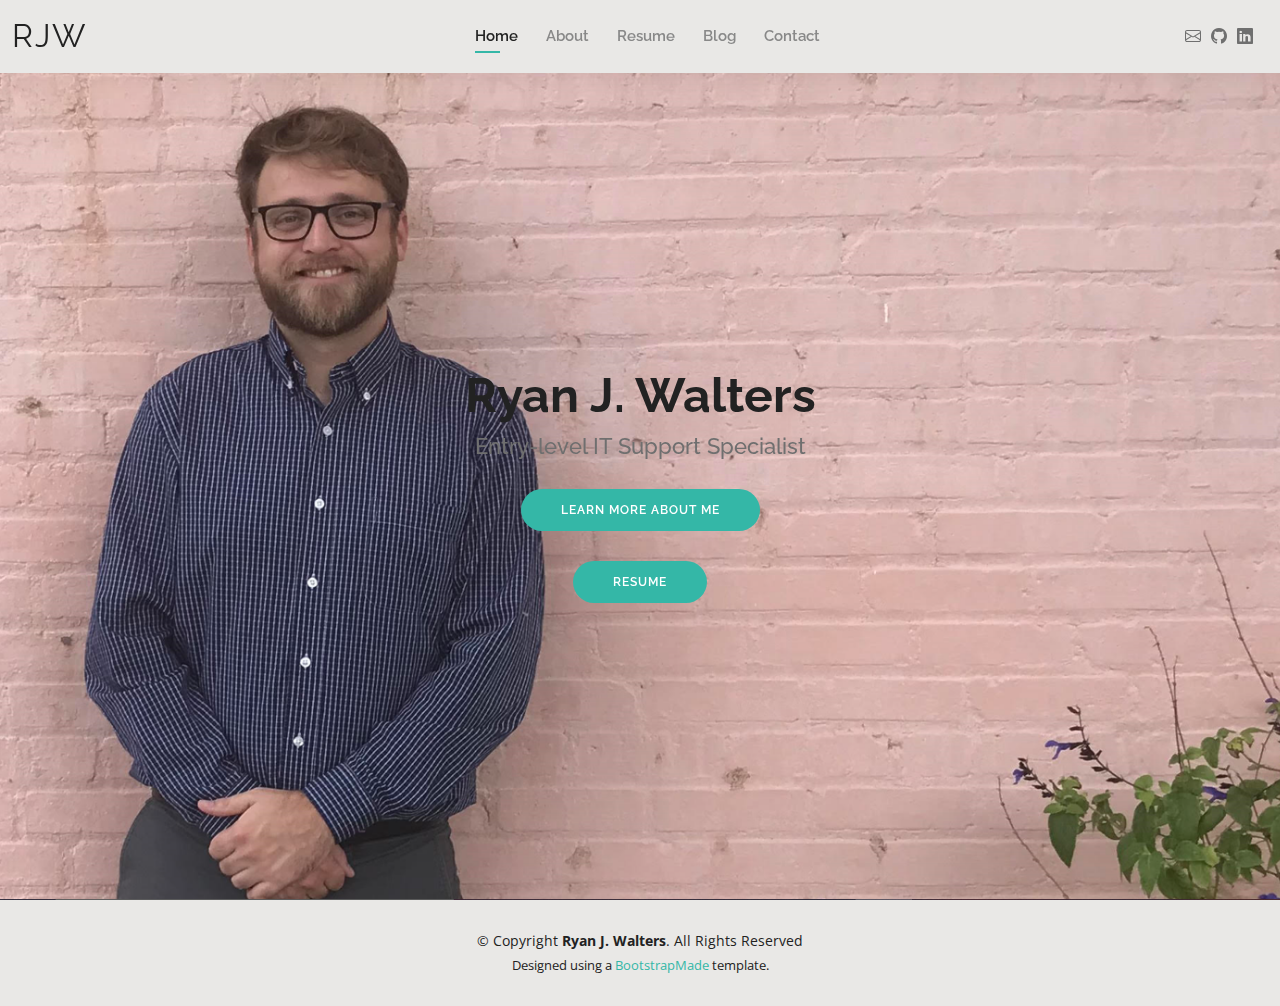
<file: index.html>
<!DOCTYPE html>
<html lang="en">

<head>
  <meta charset="utf-8">
  <meta content="width=device-width, initial-scale=1.0" name="viewport">

  <title>Ryan J. Walters - IT Support Specialist</title>
  <meta content="" name="description">
  <meta content="" name="keywords">

  <!-- Favicons -->
  <link href="assets/img/favicon-r.png" rel="icon">
  <link href="assets/img/apple-touch-icon-r.png" rel="apple-touch-icon">

  <!-- Google Fonts -->
  <link href="https://fonts.googleapis.com/css?family=Open+Sans:300,300i,400,400i,600,600i,700,700i|Raleway:300,300i,400,400i,500,500i,600,600i,700,700i|Poppins:300,300i,400,400i,500,500i,600,600i,700,700i" rel="stylesheet">

  <!-- Vendor CSS Files -->
  <link href="assets/vendor/aos/aos.css" rel="stylesheet">
  <link href="assets/vendor/bootstrap/css/bootstrap.min.css" rel="stylesheet">
  <link href="assets/vendor/bootstrap-icons/bootstrap-icons.css" rel="stylesheet">
  <link href="assets/vendor/boxicons/css/boxicons.min.css" rel="stylesheet">
  <link href="assets/vendor/glightbox/css/glightbox.min.css" rel="stylesheet">
  <link href="assets/vendor/swiper/swiper-bundle.min.css" rel="stylesheet">

  <!-- Main CSS File -->
  <link href="assets/css/style.css" rel="stylesheet">

</head>

<body>

  <!-- ======= Header ======= -->
  <header id="header" class="fixed-top">
    <div class="container-fluid d-flex justify-content-between align-items-center">

      <h1 class="logo me-auto me-lg-0"><a href="index.html">RJW</a></h1>

      <nav id="navbar" class="navbar order-last order-lg-0">
        <ul>
          <li><a class="active" href="index.html">Home</a></li>
          <li><a href="about.html">About</a></li>
          <li><a href="resume.html">Resume</a></li>
          <li><a href="blog.html">Blog</a></li>
          <li><a href="contact.html">Contact</a></li>
        </ul>
        <i class="bi bi-list mobile-nav-toggle"></i>
      </nav><!-- .navbar -->

      <div class="header-social-links">
        <a href="mailto:ryanwalters.it@gmail.com" target="_blank" class=""><i class="bi bi-envelope"></i></a>
        <a href="https://github.com/RyanWaltersDev/Ryan-Website" target="blank" class="github"><i class="bi bi-github"></i></a>
        <a href="https://www.linkedin.com/in/ryanjwaltersit/" class="linkedin" target="_blank"><i class="bi bi-linkedin"></i></i></a>
      </div>

    </div>

  </header><!-- End Header -->

  <!-- ======= Hero Section ======= -->
  <section id="hero" class="d-flex align-items-center">
    <div class="container d-flex flex-column align-items-center" data-aos="zoom-in" data-aos-delay="100">
      <h1>Ryan J. Walters</h1>
      <h2>Entry-level IT Support Specialist </h2>
      <a href="about.html" class="btn-about">Learn More About Me</a>
      <a href="resume.html" class="btn-about">Resume</a>
    </div>
  </section><!-- End Hero -->

  <!-- ======= Footer ======= -->
  <footer id="footer">
    <div class="container">
      <div class="copyright">
        &copy; Copyright <strong><span>Ryan J. Walters</span></strong>. All Rights Reserved
      </div>
      <div class="credits">
        Designed using a <a href="https://bootstrapmade.com/">BootstrapMade </a> template.
      </div>
    </div>
  </footer><!-- End  Footer -->

  <div id="preloader"></div>
  <a href="#" class="back-to-top d-flex align-items-center justify-content-center"><i class="bi bi-arrow-up-short"></i></a>

  <!-- Vendor JS Files -->
  <script src="assets/vendor/purecounter/purecounter_vanilla.js"></script>
  <script src="assets/vendor/aos/aos.js"></script>
  <script src="assets/vendor/bootstrap/js/bootstrap.bundle.min.js"></script>
  <script src="assets/vendor/glightbox/js/glightbox.min.js"></script>
  <script src="assets/vendor/isotope-layout/isotope.pkgd.min.js"></script>
  <script src="assets/vendor/swiper/swiper-bundle.min.js"></script>
  <script src="assets/vendor/waypoints/noframework.waypoints.js"></script>
  <script src="assets/vendor/php-email-form/validate.js"></script>

  <!-- Main JS File -->
  <script src="assets/js/main.js"></script>

</body>

</html>
</file>
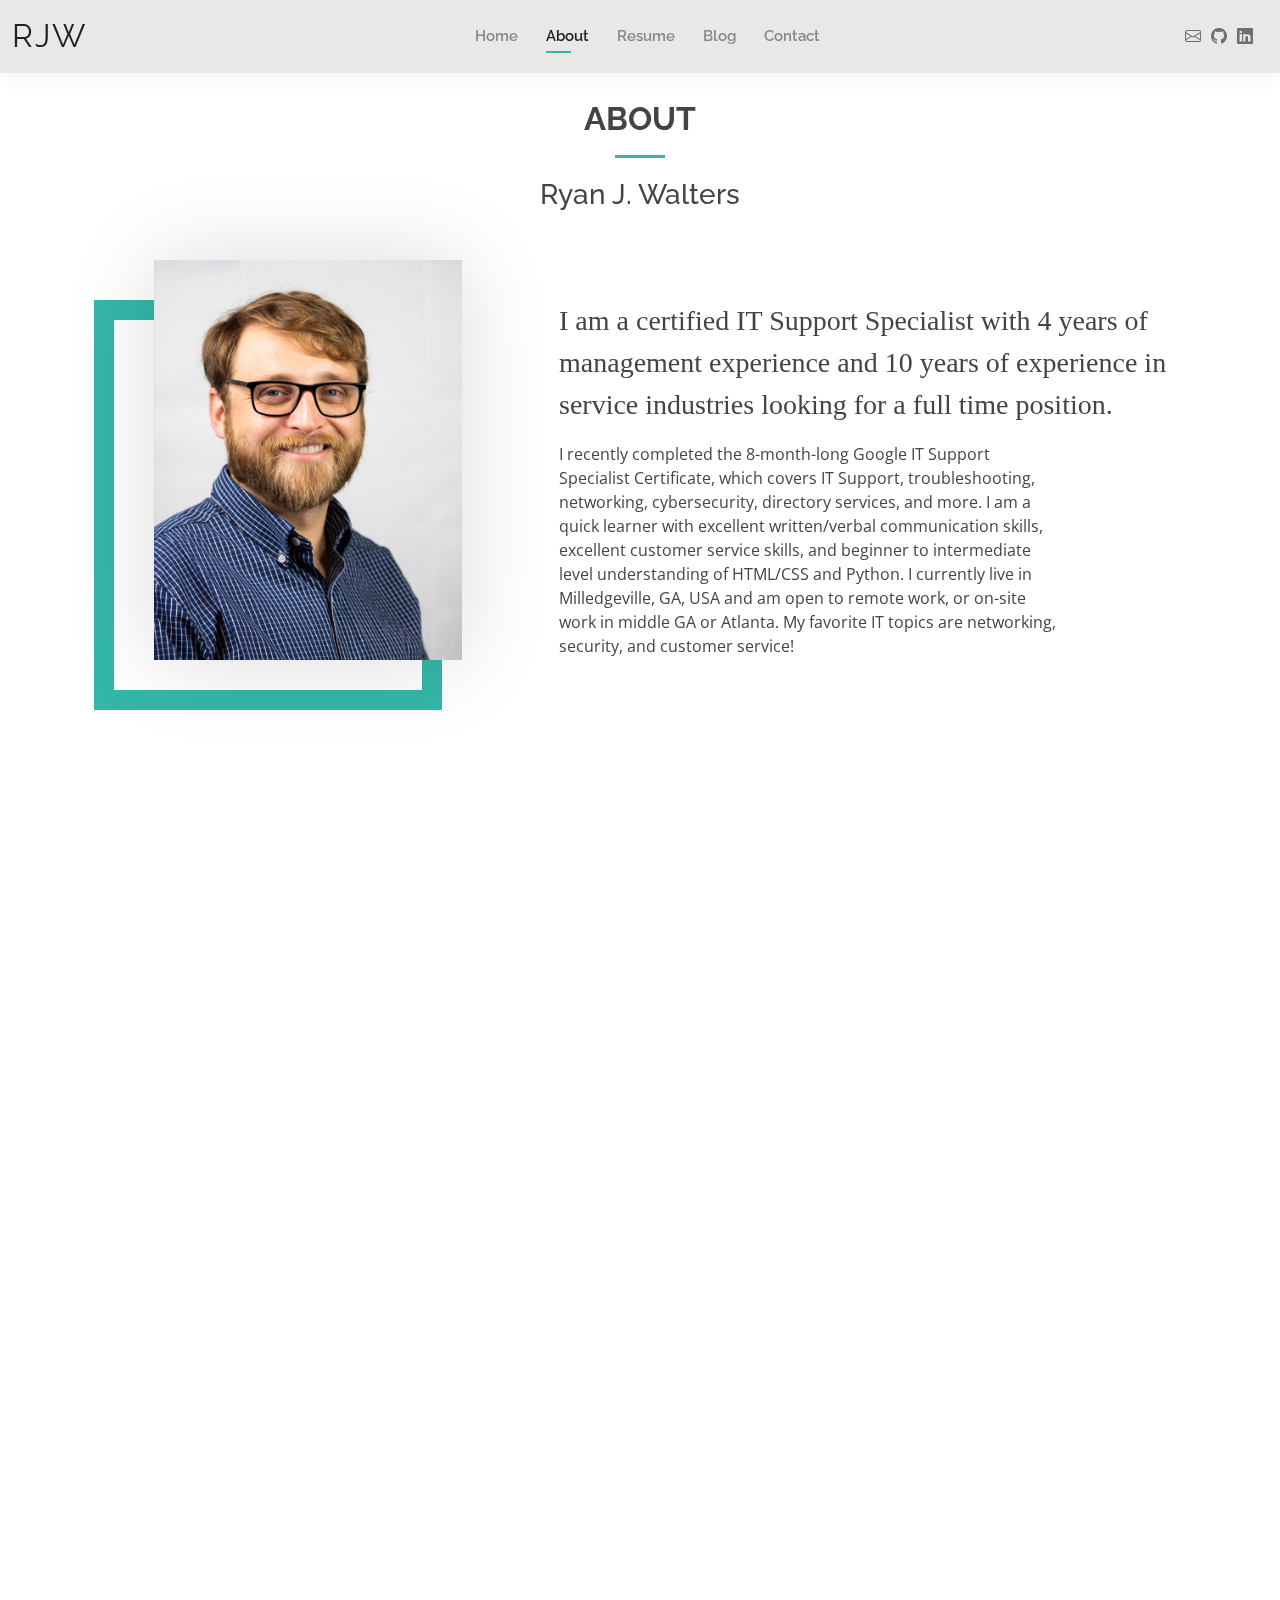
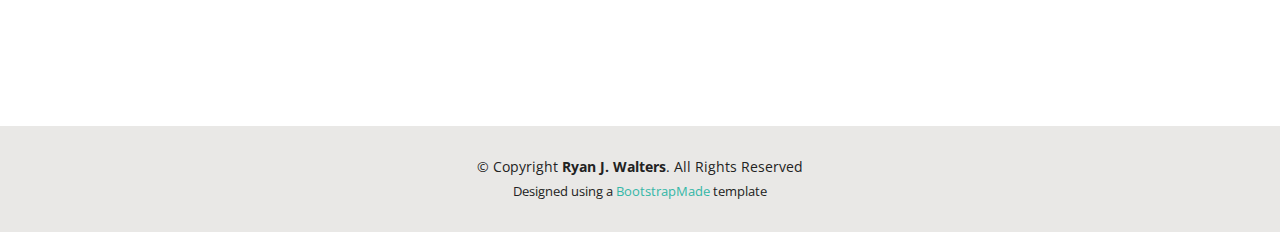
<file: about.html>
<!DOCTYPE html>
<html lang="en">

<head>
  <meta charset="utf-8">
  <meta content="width=device-width, initial-scale=1.0" name="viewport">

  <title>About - Ryan J. Walters</title>
  <meta content="" name="description">
  <meta content="" name="keywords">

  <!-- Favicons -->
  <link href="assets/img/favicon-r.png" rel="icon">
  <link href="assets/img/apple-touch-icon-r.png" rel="apple-touch-icon">

  <!-- Google Fonts -->
  <link href="https://fonts.googleapis.com/css?family=Open+Sans:300,300i,400,400i,600,600i,700,700i|Raleway:300,300i,400,400i,500,500i,600,600i,700,700i|Poppins:300,300i,400,400i,500,500i,600,600i,700,700i" rel="stylesheet">

  <!-- Vendor CSS Files -->
  <link href="assets/vendor/aos/aos.css" rel="stylesheet">
  <link href="assets/vendor/bootstrap/css/bootstrap.min.css" rel="stylesheet">
  <link href="assets/vendor/bootstrap-icons/bootstrap-icons.css" rel="stylesheet">
  <link href="assets/vendor/boxicons/css/boxicons.min.css" rel="stylesheet">
  <link href="assets/vendor/glightbox/css/glightbox.min.css" rel="stylesheet">
  <link href="assets/vendor/swiper/swiper-bundle.min.css" rel="stylesheet">

  <!-- Main CSS File -->
  <link href="assets/css/style.css" rel="stylesheet">

</head>

<body>

  <!-- ======= Header ======= -->
  <header id="header" class="fixed-top">
    <div class="container-fluid d-flex justify-content-between align-items-center">

      <h1 class="logo me-auto me-lg-0"><a href="index.html">RJW</a></h1>

      <nav id="navbar" class="navbar order-last order-lg-0">
        <ul>
          <li><a href="index.html">Home</a></li>
          <li><a class="active" href="about.html">About</a></li>
          <li><a href="resume.html">Resume</a></li>
          <li><a href="blog.html">Blog</a></li>
          <li><a href="contact.html">Contact</a></li>
        </ul>
        <i class="bi bi-list mobile-nav-toggle"></i>
      </nav><!-- .navbar -->

      <div class="header-social-links">
        <a href="mailto:ryanwalters.it@gmail.com" target="_blank" class=""><i class="bi bi-envelope"></i></a>
        <a href="https://github.com/RyanWaltersDev/Ryan-Website" target="blank" class="github"><i class="bi bi-github"></i></a>
        <a href="https://www.linkedin.com/in/ryanjwaltersit/" class="linkedin" target="_blank"><i class="bi bi-linkedin"></i></i></a>
      </div>

    </div>

  </header><!-- End Header -->

  <main id="main">

    <!-- ======= About Section ======= -->
    <section id="about" class="about" style="padding-top: 50px;">
      <div class="container" data-aos="fade-in">

        <div class="section-title">
          <h2>About</h2>
            <h3>Ryan J. Walters</h3>
        </div>

        <div class="row">

              <div id="about" class="paddsection">
                <div class="container">
                  <div class="row justify-content-between">
          
                    <div class="col-lg-4 ">
                      <div class="div-img-bg">
                        <div class="about-img">
                          <img src="assets/img/screenshot.png">
                        </div>
                      </div>
                    </div>
          
                    <div class="col-lg-7">
                      <div class="about-descr">
          
                        <p class="p-heading">I am a certified IT Support Specialist with 4 years of management experience and 10 years of experience in service industries looking for a full time position.</p>
                        <p class="separator">I recently completed the 8-month-long Google IT Support Specialist Certificate, which covers IT Support, troubleshooting, networking, cybersecurity, directory services, and more. I am a quick learner with excellent written/verbal communication skills, excellent customer service skills, and beginner to intermediate level understanding of HTML/CSS and Python. I currently live in Milledgeville, GA, USA and am open to remote work, or on-site work in middle GA or Atlanta. My favorite IT topics are networking, security, and customer service!</p>
          
                      </div>
          
                    </div>
                  </div>
                </div>
              </div><!-- End About Section -->
            </div>
          </div>
          <div class="container" data-aos="fade-up">

            <div class="section-title">
              <h2>My Story</h2>
            </div>
            <p>
              My journey to Information Technology did not a follow a clear or direct path. I got my Bachelor's degree in Philosophy at Mercer University and wrote my thesis on medieval philosophy. After a few years in the music industry, I started waiting tables, which quickly turned into a fruitful management position. <br><br>
              
              With years of experience in both restaurant management and the music industry, customer service and satisfaction now come naturally to me. It's never a matter of whether the customer is always right, but which solution is right for the customer. <br><br>

              I believe that this mentality coupled with my affinity for creative problem solving will make me a great addition to any IT team. When managing a restaurant, there is often nobody else to turn to. You are the final safeguard when something goes wrong. Being put in this position many times I learned some valuable lessons, but most notably this: the solution is not always what you first expect, but there is always a solution. <br><br>

              This is something I applied to my own life when I started learning Python during the COVID-19 lock down, encouraged by a close friend in the tech industry. I would sit at the bar and take curbside orders because our dine in was closed, all the while printing my first "hello world!" into the Linux console my friend and I had dual booted on my laptop. <br><br>

              That was over two years ago now, and keeping a restaurant afloat through a pandemic has kept me seriously busy. While leading the restaurant from the worst months in its history to its best, I made sure to continue my studies on the side with the goal of one day starting my career in tech. <br><br>

              Late 2021, after lots of introspection and a bit of research, I learned about the CompTIA A+ Certificate and the Google IT Support Certificate. Always messing with and fixing the computers at the restaurant, and always being my family's resident IT department (as I'm sure every person in the industry can relate to), it seemed absurd that I had not considered the option of being an IT professional before. <br><br>

              Not to mention, with my vast experience setting up audio equipment and computers for live shows and music studios, the move to IT began to make a lot of sense. Once again, that valuable lesson came into play. The solution is not always what you first expect. As soon as I made this decision, I began studying for both certificates. Currently, I am certified through the Google IT Support certificate program, with which I hope to secure an entry level position as I continue working towards the A+ certificate. <br><br>

              The restaurant I have managed since 2018, Metropolis Cafe, will always have a spceial place in my heart, and will forever remain an important chapter in my personal history. While part of me will greatly miss my customers and friends in the restaurant industry, the lessons I have learned will always stay with me as I begin my career in Information Technology.  <br><br>

              Thanks for taking the time getting to know me! If you'd like to know more about me or think I might be a good fit for your IT team, check out the <a href="resume.html">resume page on my website</a>, and please feel free to <a href="mailto:ryanwalters.it@gmail.com" target="_blank" rel="noopener noreferrer">send me an email!</a> Otherwise, I'd still love to connect with you on <a href="https://www.linkedin.com/in/ryanjwaltersit/" target="_blank" rel="noopener noreferrer">LinkedIn</a>!
            </p>
          </div>
        </div>

      </div>
    </section><!-- End About Section -->

  </main><!-- End #main -->

  <!-- ======= Footer ======= -->
  <footer id="footer">
    <div class="container">
      <div class="copyright">
        &copy; Copyright <strong><span>Ryan J. Walters</span></strong>. All Rights Reserved
      </div>
      <div class="credits">
        Designed using a <a href="https://bootstrapmade.com/">BootstrapMade</a> template
      </div>
    </div>
  </footer><!-- End  Footer -->

  <div id="preloader"></div>
  <a href="#" class="back-to-top d-flex align-items-center justify-content-center"><i class="bi bi-arrow-up-short"></i></a>

  <!-- Vendor JS Files -->
  <script src="assets/vendor/purecounter/purecounter_vanilla.js"></script>
  <script src="assets/vendor/aos/aos.js"></script>
  <script src="assets/vendor/bootstrap/js/bootstrap.bundle.min.js"></script>
  <script src="assets/vendor/glightbox/js/glightbox.min.js"></script>
  <script src="assets/vendor/isotope-layout/isotope.pkgd.min.js"></script>
  <script src="assets/vendor/swiper/swiper-bundle.min.js"></script>
  <script src="assets/vendor/waypoints/noframework.waypoints.js"></script>
  <script src="assets/vendor/php-email-form/validate.js"></script>

  <!-- Main JS File -->
  <script src="assets/js/main.js"></script>

</body>

</html>
</file>
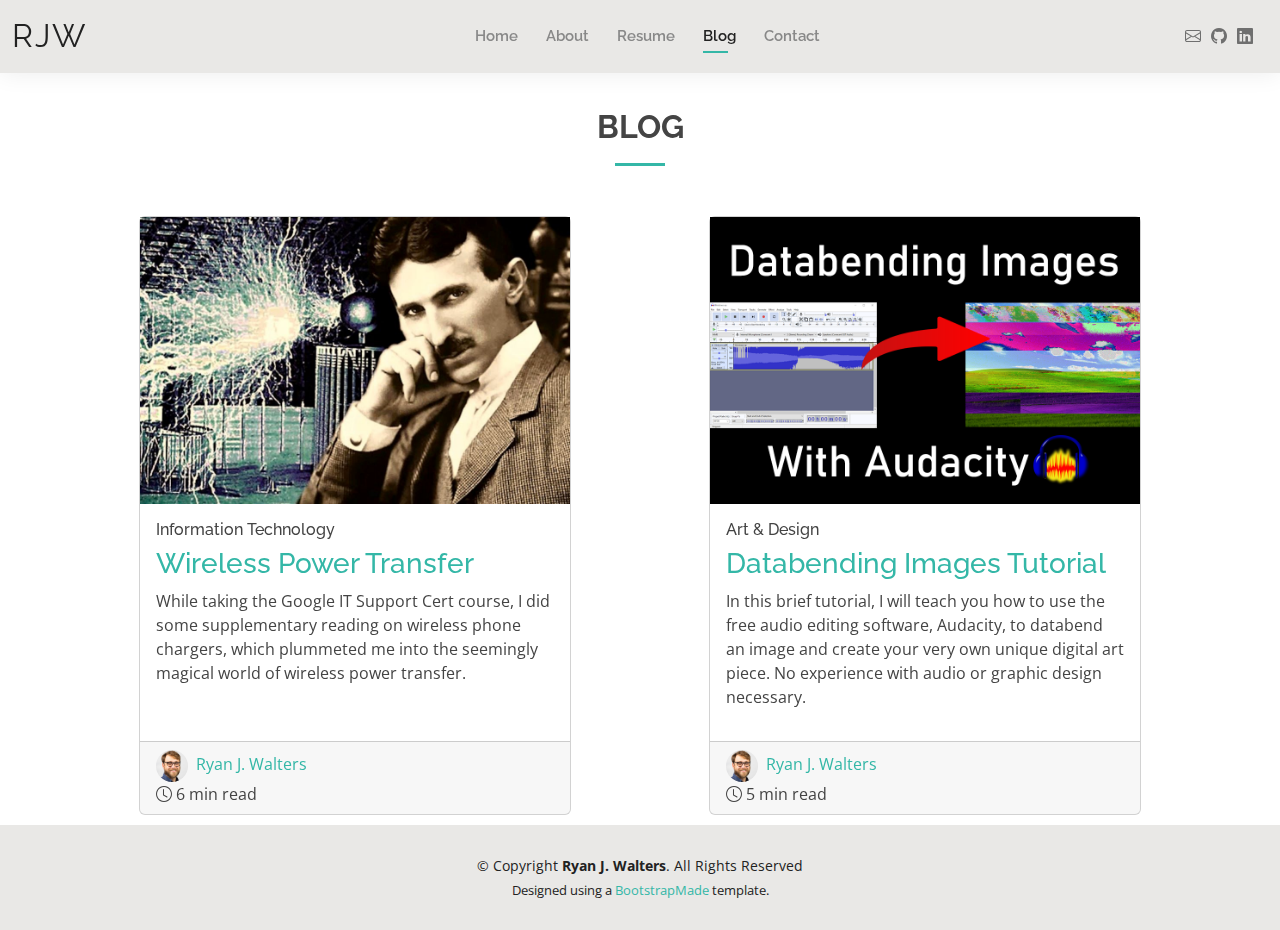
<file: blog.html>
<!DOCTYPE html>
<html lang="en">

<head>
  <meta charset="utf-8">
  <meta content="width=device-width, initial-scale=1.0" name="viewport">

  <title>Blog - Ryan J. Walters</title>
  <meta content="" name="description">
  <meta content="" name="keywords">

  <!-- Favicons -->
  <link href="assets/img/favicon-r.png" rel="icon">
  <link href="assets/img/apple-touch-icon-r.png" rel="apple-touch-icon">

  <!-- Google Fonts -->
  <link href="https://fonts.googleapis.com/css?family=Open+Sans:300,300i,400,400i,600,600i,700,700i|Raleway:300,300i,400,400i,500,500i,600,600i,700,700i|Poppins:300,300i,400,400i,500,500i,600,600i,700,700i" rel="stylesheet">

  <!-- Vendor CSS Files -->
  <link href="assets/vendor/aos/aos.css" rel="stylesheet">
  <link href="assets/vendor/bootstrap/css/bootstrap.min.css" rel="stylesheet">
  <link href="assets/vendor/bootstrap-icons/bootstrap-icons.css" rel="stylesheet">
  <link href="assets/vendor/boxicons/css/boxicons.min.css" rel="stylesheet">
  <link href="assets/vendor/glightbox/css/glightbox.min.css" rel="stylesheet">
  <link href="assets/vendor/swiper/swiper-bundle.min.css" rel="stylesheet">

  <!-- Main CSS File -->
  <link href="assets/css/style.css" rel="stylesheet">

</head>

<body>

  <!-- ======= Header ======= -->
  <header id="header" class="fixed-top">
    <div class="container-fluid d-flex justify-content-between align-items-center">

      <h1 class="logo me-auto me-lg-0"><a href="index.html">RJW</a></h1>

      <nav id="navbar" class="navbar order-last order-lg-0">
        <ul>
          <li><a href="index.html">Home</a></li>
          <li><a href="about.html">About</a></li>
          <li><a href="resume.html">Resume</a></li>
          <li><a class="active" href="blog.html">Blog</a></li>
          <li><a href="contact.html">Contact</a></li>
        </ul>
        <i class="bi bi-list mobile-nav-toggle"></i>
      </nav><!-- .navbar -->

      <div class="header-social-links">
        <a href="mailto:ryanwalters.it@gmail.com" target="_blank" class=""><i class="bi bi-envelope"></i></a>
        <a href="https://github.com/RyanWaltersDev/Ryan-Website" target="blank" class="github"><i class="bi bi-github"></i></a>
        <a href="https://www.linkedin.com/in/ryanjwaltersit/" class="linkedin" target="_blank"><i class="bi bi-linkedin"></i></i></a>
      </div>

    </div>

  </header><!-- End Header -->

  <main id="main">

     <!-- ======= Blog Section ======= -->
     <br><br>
     <section id="blog" class="blog-mf sect-pt4 route" data-aos="fade-in">
      <div class="container">
        <div class="row">
          <div class="col-sm-12">
            <div class="section-title">
              <h2 class="title-a">
                Blog
              </h2>
              <div class="line-mf"></div>
            </div>
          </div>
        </div>
        <!-- WPT Blog Card -->
        <div class="row">
          <div class="col-md-4">
            <div class="card card-blog">
              <div class="card-img">
                <a href="wpt-blog.html"><img src="assets/img/Tesla-cover-4.jpg" alt="" class="img-fluid"></a>
              </div>
              <div class="card-body">
                <div class="card-category-box">
                  <div class="card-category">
                    <h6 class="category">Information Technology</h6>
                  </div>
                </div>
                <h3 class="card-title"><a href="wpt-blog.html">Wireless Power Transfer</a></h3>
                <p class="card-description">
                  While taking the Google IT Support Cert course, I did some supplementary reading on wireless phone chargers, which plummeted me into the seemingly magical world of wireless power transfer.
                </p>
              </div>
              <div class="card-footer">
                <div class="post-author">
                  <a href="#">
                    <img src="assets/img/headshot-closeup.png" alt="" class="avatar rounded-circle">
                    <span class="author">Ryan J. Walters</span>
                  </a>
                </div>
                <div class="post-date">
                  <span class="bi bi-clock"></span> 6 min read
                </div>
              </div>
            </div>
          </div>
          <!-- Audacity Blog Card -->
          <div class="col-md-4">
            <div class="card card-blog">
              <div class="card-img">
                <a href="audacity-blog.html"><img src="assets/img/audacity-blog/Thumbnail.png" alt="" class="img-fluid"></a>
              </div>
              <div class="card-body">
                <div class="card-category-box">
                  <div class="card-category">
                    <h6 class="category">Art & Design</h6>
                  </div>
                </div>
                <h3 class="card-title"><a href="audacity-blog.html">Databending Images Tutorial</a></h3>
                <p class="card-description">
                  In this brief tutorial, I will teach you how to use the free audio editing software, Audacity, to databend an image and create your very own unique digital art piece. No experience with audio or graphic design necessary.
                </p>
              </div>
              <div class="card-footer">
                <div class="post-author">
                  <a href="#">
                    <img src="assets/img/headshot-closeup.png" alt="" class="avatar rounded-circle">
                    <span class="author">Ryan J. Walters</span>
                  </a>
                </div>
                <div class="post-date">
                  <span class="bi bi-clock"></span> 5 min read
                </div>
              </div>
            </div>
          </div>
        </div>
      </div>
    </section><!-- End Blog Section --> 

  </main><!-- End #main -->

  <!-- ======= Footer ======= -->
  <footer id="footer">
    <div class="container">
      <div class="copyright">
        &copy; Copyright <strong><span>Ryan J. Walters</span></strong>. All Rights Reserved
      </div>
      <div class="credits">
        Designed using a <a href="https://bootstrapmade.com/">BootstrapMade</a> template.
      </div>
    </div>
  </footer><!-- End  Footer -->

  <div id="preloader"></div>
  <a href="#" class="back-to-top d-flex align-items-center justify-content-center"><i class="bi bi-arrow-up-short"></i></a>

  <!-- Vendor JS Files -->
  <script src="assets/vendor/purecounter/purecounter_vanilla.js"></script>
  <script src="assets/vendor/aos/aos.js"></script>
  <script src="assets/vendor/bootstrap/js/bootstrap.bundle.min.js"></script>
  <script src="assets/vendor/glightbox/js/glightbox.min.js"></script>
  <script src="assets/vendor/isotope-layout/isotope.pkgd.min.js"></script>
  <script src="assets/vendor/swiper/swiper-bundle.min.js"></script>
  <script src="assets/vendor/waypoints/noframework.waypoints.js"></script>
  <script src="assets/vendor/php-email-form/validate.js"></script>

  <!-- Main JS File -->
  <script src="assets/js/main.js"></script>

</body>

</html>
</file>
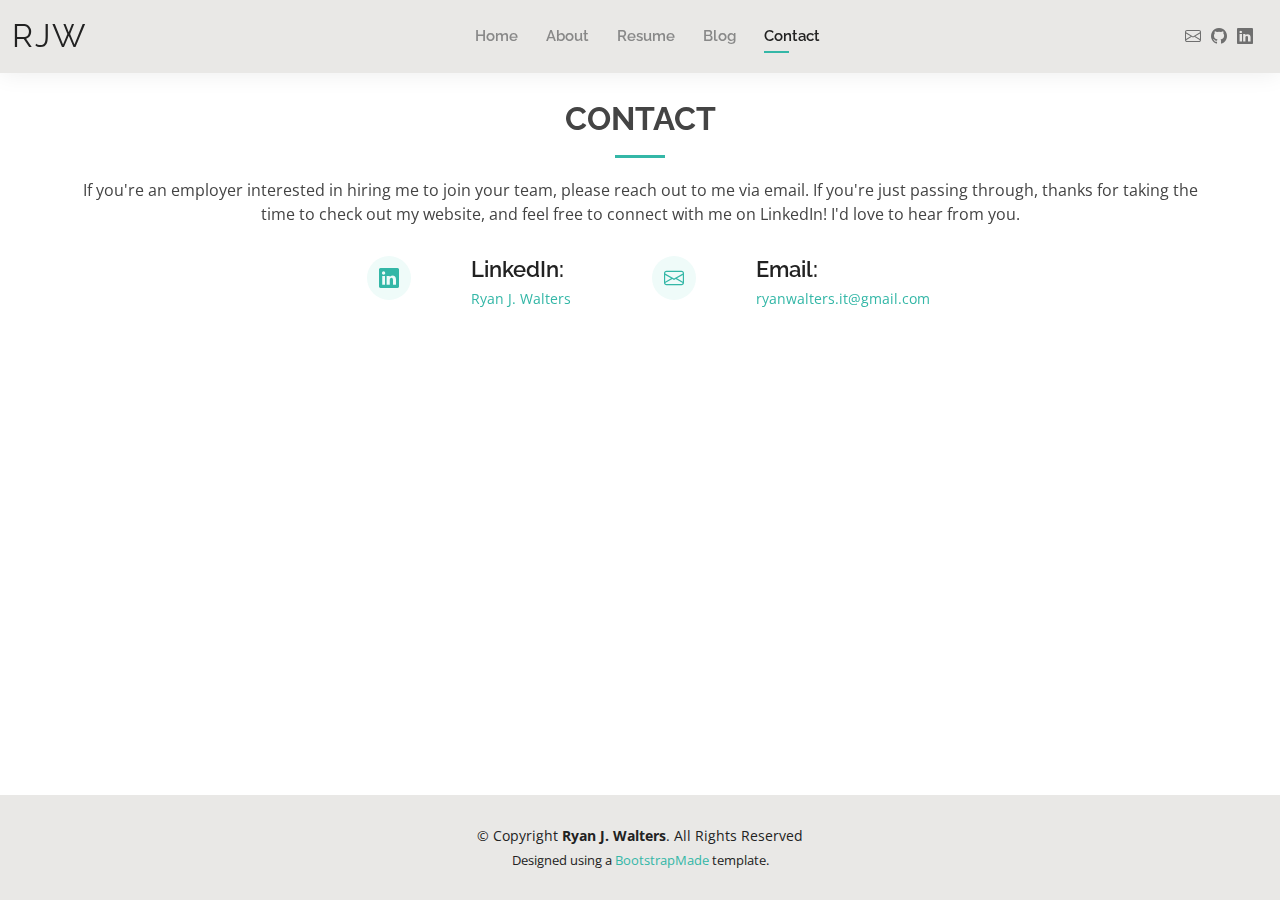
<file: contact.html>
<!DOCTYPE html>
<html lang="en">

<head>
  <meta charset="utf-8">
  <meta content="width=device-width, initial-scale=1.0" name="viewport">

  <title>Contact - Ryan J. Walters</title>
  <meta content="" name="description">
  <meta content="" name="keywords">

  <!-- Favicons -->
  <link href="assets/img/favicon-r.png" rel="icon">
  <link href="assets/img/apple-touch-icon-r.png" rel="apple-touch-icon">

  <!-- Google Fonts -->
  <link href="https://fonts.googleapis.com/css?family=Open+Sans:300,300i,400,400i,600,600i,700,700i|Raleway:300,300i,400,400i,500,500i,600,600i,700,700i|Poppins:300,300i,400,400i,500,500i,600,600i,700,700i" rel="stylesheet">

  <!-- Vendor CSS Files -->
  <link href="assets/vendor/aos/aos.css" rel="stylesheet">
  <link href="assets/vendor/bootstrap/css/bootstrap.min.css" rel="stylesheet">
  <link href="assets/vendor/bootstrap-icons/bootstrap-icons.css" rel="stylesheet">
  <link href="assets/vendor/boxicons/css/boxicons.min.css" rel="stylesheet">
  <link href="assets/vendor/glightbox/css/glightbox.min.css" rel="stylesheet">
  <link href="assets/vendor/swiper/swiper-bundle.min.css" rel="stylesheet">

  <!-- Main CSS File -->
  <link href="assets/css/style.css" rel="stylesheet">

</head>

<body>

  <!-- ======= Header ======= -->
  <header id="header" class="fixed-top">
    <div class="container-fluid d-flex justify-content-between align-items-center">

      <h1 class="logo me-auto me-lg-0"><a href="index.html">RJW</a></h1>

      <nav id="navbar" class="navbar order-last order-lg-0">
        <ul>
          <li><a href="index.html">Home</a></li>
          <li><a href="about.html">About</a></li>
          <li><a href="resume.html">Resume</a></li>
          <li><a href="blog.html">Blog</a></li>
          <li><a class="active" href="contact.html">Contact</a></li>
        </ul>
        <i class="bi bi-list mobile-nav-toggle"></i>
      </nav><!-- .navbar -->

      <div class="header-social-links">
        <a href="mailto:ryanwalters.it@gmail.com" target="_blank" class=""><i class="bi bi-envelope"></i></a>
        <a href="https://github.com/RyanWaltersDev/Ryan-Website" target="blank" class="github"><i class="bi bi-github"></i></a>
        <a href="https://www.linkedin.com/in/ryanjwaltersit/" class="linkedin" target="_blank"><i class="bi bi-linkedin"></i></i></a>
      </div>

    </div>

  </header><!-- End Header -->

  <main id="main">

    <!-- ======= Contact Section ======= -->
    <section id="contact" class="contact" style="padding-top: 50px;">
      <div class="container" data-aos="fade-in">

        <div class="section-title">
          <h2>Contact</h2>
          <p>If you're an employer interested in hiring me to join your team, please reach out to me via email. If you're just passing through, thanks for taking the time to check out my website, and feel free to connect with me on LinkedIn! I'd love to hear from you.</p>
        </div>

            <div class="info contact-pad"
              <div class="container">

                <div class="row gy-4 justify-content-center">
        
                  <div class="col-lg-3">
                    <div class="info-item d-flex linkedin">
                      <i class="bi bi-linkedin icon"></i>
                      <div>
                        <h4>LinkedIn:</h4>
                        <p><a href="https://www.linkedin.com/in/ryanjwaltersit/" target="_blank" rel="noopener noreferrer">Ryan J. Walters</a></p>
                      </div>
                    </div>
                  </div><!-- End Info Item -->
        
                  <div class="col-lg-3 email">
                    <div class="info-item d-flex">
                      <i class="bi bi-envelope flex-shrink-0"></i>
                      <div>
                        <h4>Email:</h4>
                        <p><a href="mailto:ryanwalters.it@gmail.com" target="_blank" rel="noopener noreferrer">ryanwalters.it@gmail.com</a></p>
                      </div>
                    </div>
                  </div><!-- End Info Item -->
           
                </div>
              </div>
            </div>

<!-- End Contact Section -->

  </main><!-- End #main -->

  <!-- ======= Footer ======= -->
  <footer id="footer" class="contact-foot">
    <div class="container">
      <div class="copyright">
        &copy; Copyright <strong><span>Ryan J. Walters</span></strong>. All Rights Reserved
      </div>
      <div class="credits">
        Designed using a <a href="https://bootstrapmade.com/">BootstrapMade</a> template.
      </div>
    </div>
  </footer><!-- End  Footer -->

  <div id="preloader"></div>
  <a href="#" class="back-to-top d-flex align-items-center justify-content-center"><i class="bi bi-arrow-up-short"></i></a>

  <!-- Vendor JS Files -->
  <script src="assets/vendor/purecounter/purecounter_vanilla.js"></script>
  <script src="assets/vendor/aos/aos.js"></script>
  <script src="assets/vendor/bootstrap/js/bootstrap.bundle.min.js"></script>
  <script src="assets/vendor/glightbox/js/glightbox.min.js"></script>
  <script src="assets/vendor/isotope-layout/isotope.pkgd.min.js"></script>
  <script src="assets/vendor/swiper/swiper-bundle.min.js"></script>
  <script src="assets/vendor/waypoints/noframework.waypoints.js"></script>
  <script src="assets/vendor/php-email-form/validate.js"></script>

  <!-- Main JS File -->
  <script src="assets/js/main.js"></script>

</body>

</html>
</file>
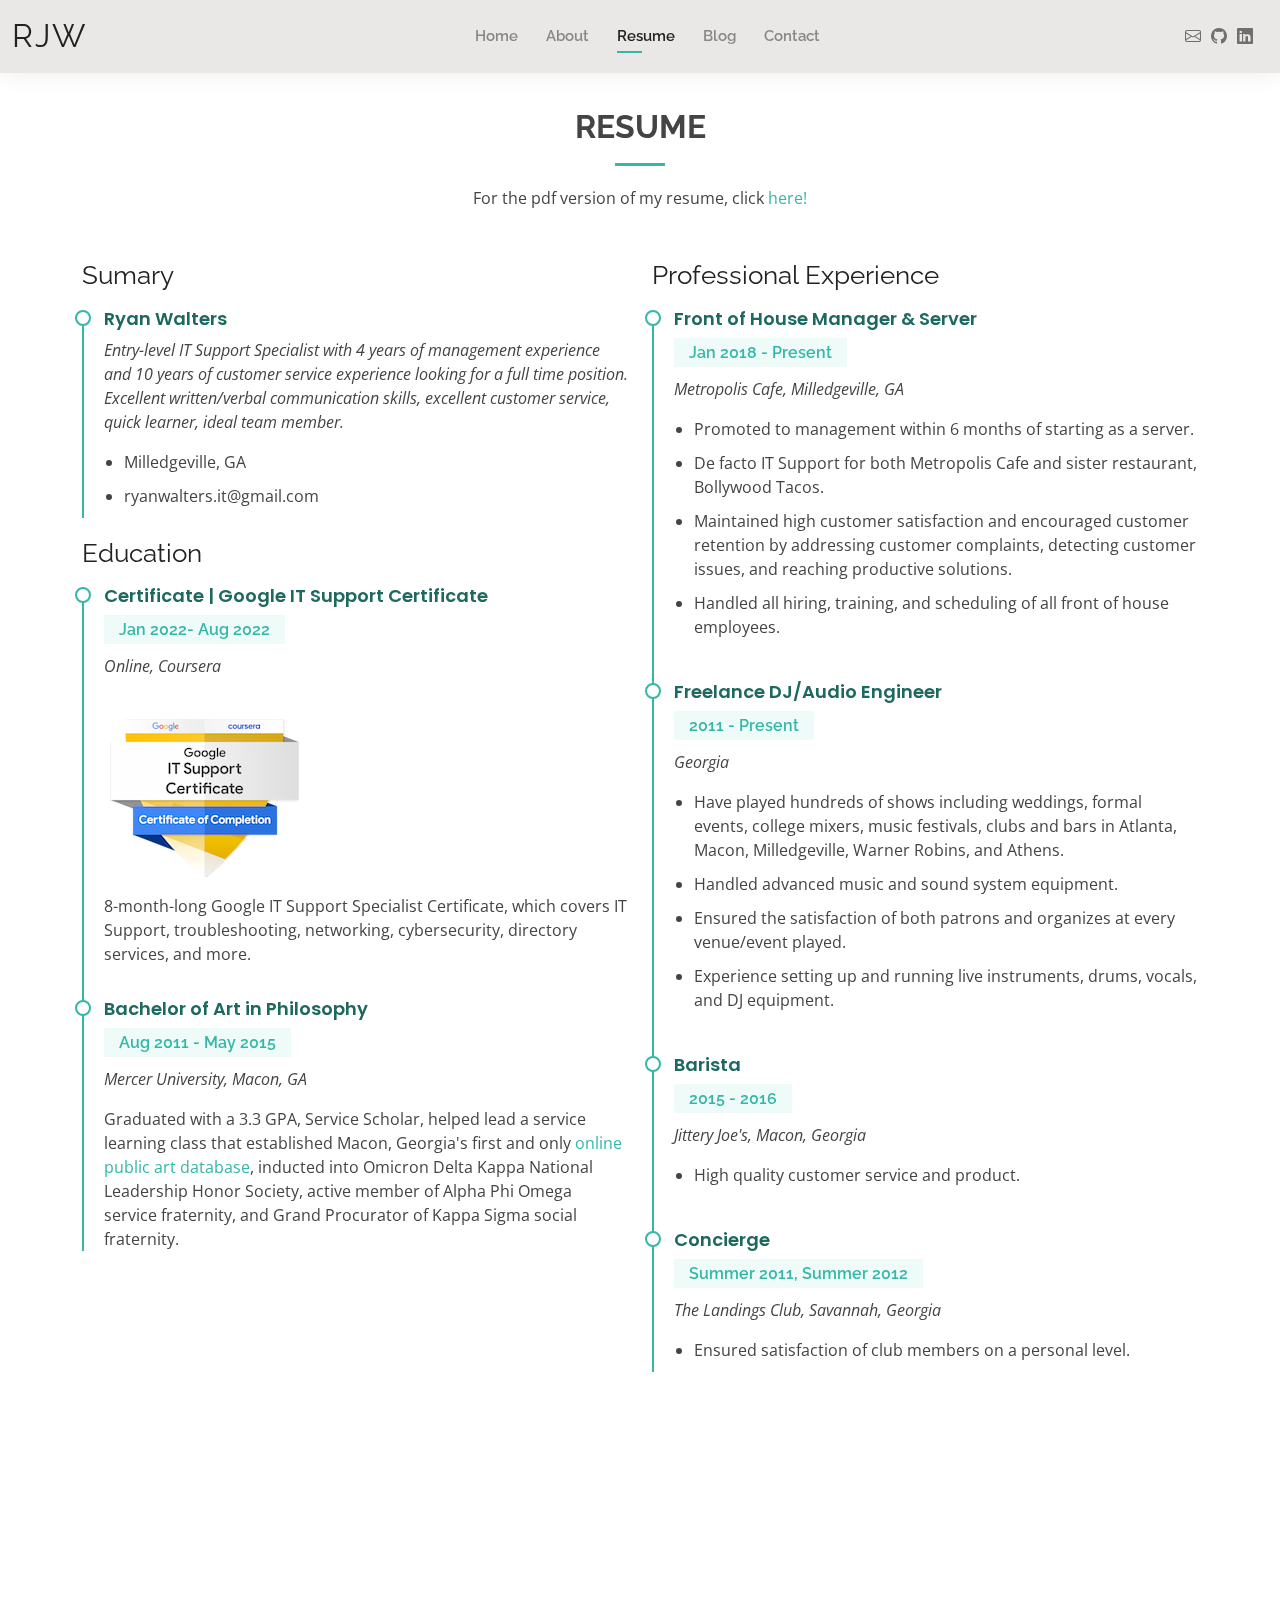
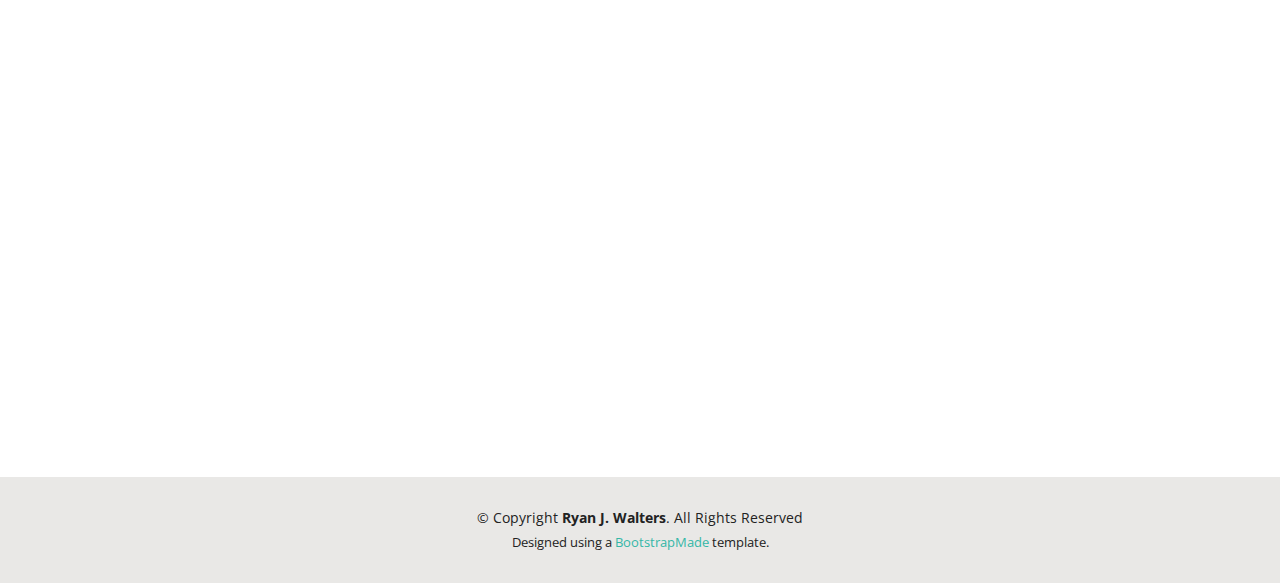
<file: resume.html>
<!DOCTYPE html>
<html lang="en">

<head>
  <meta charset="utf-8">
  <meta content="width=device-width, initial-scale=1.0" name="viewport">

  <title>Resume - Ryan J. Walters</title>
  <meta content="" name="description">
  <meta content="" name="keywords">

  <!-- Favicons -->
  <link href="assets/img/favicon-r.png" rel="icon">
  <link href="assets/img/apple-touch-icon-r.png" rel="apple-touch-icon">

  <!-- Google Fonts -->
  <link href="https://fonts.googleapis.com/css?family=Open+Sans:300,300i,400,400i,600,600i,700,700i|Raleway:300,300i,400,400i,500,500i,600,600i,700,700i|Poppins:300,300i,400,400i,500,500i,600,600i,700,700i" rel="stylesheet">

  <!-- Vendor CSS Files -->
  <link href="assets/vendor/aos/aos.css" rel="stylesheet">
  <link href="assets/vendor/bootstrap/css/bootstrap.min.css" rel="stylesheet">
  <link href="assets/vendor/bootstrap-icons/bootstrap-icons.css" rel="stylesheet">
  <link href="assets/vendor/boxicons/css/boxicons.min.css" rel="stylesheet">
  <link href="assets/vendor/glightbox/css/glightbox.min.css" rel="stylesheet">
  <link href="assets/vendor/swiper/swiper-bundle.min.css" rel="stylesheet">

  <!-- Main CSS File -->
  <link href="assets/css/style.css" rel="stylesheet">

</head>

<body>

  <!-- ======= Header ======= -->
  <header id="header" class="fixed-top">
    <div class="container-fluid d-flex justify-content-between align-items-center">

      <h1 class="logo me-auto me-lg-0"><a href="index.html">RJW</a></h1>

      <nav id="navbar" class="navbar order-last order-lg-0">
        <ul>
          <li><a href="index.html">Home</a></li>
          <li><a href="about.html">About</a></li>
          <li><a class="active" href="resume.html">Resume</a></li>
          <li><a href="blog.html">Blog</a></li>
          <li><a href="contact.html">Contact</a></li>
        </ul>
        <i class="bi bi-list mobile-nav-toggle"></i>
      </nav><!-- .navbar -->

      <div class="header-social-links">
        <a href="mailto:ryanwalters.it@gmail.com" target="_blank" class=""><i class="bi bi-envelope"></i></a>
        <a href="https://github.com/RyanWaltersDev/Ryan-Website" target="blank" class="github"><i class="bi bi-github"></i></a> 
        <a href="https://www.linkedin.com/in/ryanjwaltersit/" class="linkedin" target="_blank"><i class="bi bi-linkedin"></i></i></a>
      </div>

    </div>

  </header><!-- End Header -->

  <main id="main">

    <!-- ======= Resume Section ======= -->
    <br><br>
    <section id="resume" class="resume">
      <div class="container" data-aos="fade-up">

        <div class="section-title">
          <h2>Resume</h2>
          <p>For the pdf version of my resume, click <a href="https://drive.google.com/file/d/1iUTX32tk-xk8EtEQtd9nkDZOg5zq5aDa/view?usp=sharing" target="_blank">here!</a></p>
        </div>
        <div class="row">
          <div class="col-lg-6">
            <h3 class="resume-title">Sumary</h3>
            <div class="resume-item pb-0">
              <h4>Ryan Walters</h4>
              <p><em>Entry-level IT Support Specialist with 4 years of management experience and 10 years of customer service experience looking for a full time position. Excellent written/verbal communication skills, excellent customer service, quick learner, ideal team member.</em></p>
              <p>
              <ul>
                <li>Milledgeville, GA</li>
                <li>ryanwalters.it@gmail.com</li>
              </ul>
              </p>
            </div>

            <h3 class="resume-title">Education</h3>
            <div class="resume-item">
              <h4>Certificate | Google IT Support Certificate</h4>
              <h5>Jan 2022- Aug 2022</h5>
              <p><em>Online, Coursera</em></p>
              <a href="https://www.credly.com/badges/a3bfc585-8c1b-4684-8cc5-4cb7b0a9f408/public_url" target="_blank"><img src="assets/img/google-it-support-certificate.png" class="img-fluid" alt=""></a>
              <p>8-month-long Google IT Support Specialist Certificate, which covers IT Support, troubleshooting, networking, cybersecurity, directory services, and more.</p>
            </div>
            <div class="resume-item">
              <h4>Bachelor of Art in Philosophy</h4>
              <h5>Aug 2011 - May 2015</h5>
              <p><em>Mercer University, Macon, GA</em></p>
              <p>Graduated with a 3.3 GPA, Service Scholar, helped lead a service learning class that established Macon, Georgia's first and only <a href="https://www.macon365.com/public-art/" target="_blank">online public art database</a>, inducted into Omicron Delta Kappa National Leadership Honor Society, active member of Alpha Phi Omega service fraternity, and Grand Procurator of Kappa Sigma social fraternity.</p>
            </div>
          </div>
          <div class="col-lg-6">
            <h3 class="resume-title">Professional Experience</h3>
            <div class="resume-item">
              <h4>Front of House Manager &amp; Server</h4>
              <h5>Jan 2018 - Present</h5>
              <p><em>Metropolis Cafe, Milledgeville, GA</em></p>
              <p>
              <ul>
                <li>Promoted to management within 6 months of starting as a server.</li>
                <li>De facto IT Support for both Metropolis Cafe and sister restaurant, Bollywood Tacos.</li>
                <li>Maintained high customer satisfaction and encouraged customer retention by addressing customer complaints, detecting customer issues, and reaching productive solutions.</li>
                <li>Handled all hiring, training, and scheduling of all front of house employees.</li>
              </ul>
              </p>
            </div>
            <div class="resume-item">
              <h4>Freelance DJ/Audio Engineer</h4>
              <h5>2011 - Present</h5>
              <p><em>Georgia</em></p>
              <p>
              <ul>
                <li>Have played hundreds of shows including weddings, formal events, college mixers, music festivals, clubs and bars in Atlanta, Macon, Milledgeville, Warner Robins, and Athens.</li>
                <li>Handled advanced music and sound system equipment.</li>
                <li>Ensured the satisfaction of both patrons and organizes at every venue/event played.</li>
                <li>Experience setting up and running live instruments, drums, vocals, and DJ equipment.</li>
              </ul>
              </p>
            </div>
            <div class="resume-item">
              <h4>Barista</h4>
              <h5>2015 - 2016</h5>
              <p><em>Jittery Joe's, Macon, Georgia</em></p>
              <p>
              <ul>
                <li>High quality customer service and product.</li>
              </ul>
              </p>
            </div>
            <div class="resume-item">
              <h4>Concierge</h4>
              <h5>Summer 2011, Summer 2012</h5>
              <p><em>The Landings Club, Savannah, Georgia</em></p>
              <p>
              <ul>
                <li>Ensured satisfaction of club members on a personal level.</li>
              </ul>
              </p>
            </div>
          </div>
        </div>

      </div>
    </section><!-- End Resume Section -->

    <!-- ======= Skills Section ======= -->
      <section id="skills" class="skills">
        <div class="container" data-aos="fade-up">
  
          <div class="section-title">
            <h2>Skills</h2>
          </div>
  
          <div class="row skills-content">
  
            <div class="col-lg-6">
  
              <div class="progress">
                <span class="skill">HTML <i class="val">90%</i></span>
                <div class="progress-bar-wrap">
                  <div class="progress-bar" role="progressbar" aria-valuenow="90" aria-valuemin="0" aria-valuemax="100"></div>
                </div>
              </div>
  
              <div class="progress">
                <span class="skill">CSS <i class="val">75%</i></span>
                <div class="progress-bar-wrap">
                  <div class="progress-bar" role="progressbar" aria-valuenow="75" aria-valuemin="0" aria-valuemax="100"></div>
                </div>
              </div>
  
              <div class="progress">
                <span class="skill">Python <i class="val">60%</i></span>
                <div class="progress-bar-wrap">
                  <div class="progress-bar" role="progressbar" aria-valuenow="60" aria-valuemin="0" aria-valuemax="100"></div>
                </div>
              </div>
  
              <div class="progress">
                <span class="skill">Powershell <i class="val">70%</i></span>
                <div class="progress-bar-wrap">
                  <div class="progress-bar" role="progressbar" aria-valuenow="70" aria-valuemin="0" aria-valuemax="100"></div>
                </div>
              </div>
  
            </div>
  
            <div class="col-lg-6">
  
              <div class="progress">
                <span class="skill">Windows Tech Support <i class="val">95%</i></span>
                <div class="progress-bar-wrap">
                  <div class="progress-bar" role="progressbar" aria-valuenow="95" aria-valuemin="0" aria-valuemax="100"></div>
                </div>
              </div>
  
              <div class="progress">
                <span class="skill">MAC OS Tech Support<i class="val">85%</i></span>
                <div class="progress-bar-wrap">
                  <div class="progress-bar" role="progressbar" aria-valuenow="85" aria-valuemin="0" aria-valuemax="100"></div>
                </div>
              </div>
  
              <div class="progress">
                <span class="skill">Mobile Tech Support <i class="val">80%</i></span>
                <div class="progress-bar-wrap">
                  <div class="progress-bar" role="progressbar" aria-valuenow="80" aria-valuemin="0" aria-valuemax="100"></div>
                </div>
              </div>
  
              <div class="progress">
                <span class="skill">Linux Tech Support/BASH <i class="val">70%</i></span>
                <div class="progress-bar-wrap">
                  <div class="progress-bar" role="progressbar" aria-valuenow="70" aria-valuemin="0" aria-valuemax="100"></div>
                </div>
              </div>
  
            </div>
  
          </div>
  
        </div>
      </section><!-- End Skills Section -->
  
      <!-- ======= Facts Section ======= -->
      <section id="facts" class="facts">
        <div class="container" data-aos="fade-up">
  
          <div class="section-title">
            <h2>Facts</h2>
            <p>During my 4 year tenure as manager of Metropolis Cafe, I lead the business from its worst month of sales during the COVID-19 lockdown to the greatest month of sales in its 12 year history.</p>
          </div>
  
          <div class="row counters">
  
            <div class="col-lg-3 col-6 text-center">
              <span data-purecounter-start="0" data-purecounter-end="150" data-purecounter-duration="1" class="purecounter"></span>
              <p>Average number of orders per day</p>
            </div>
  
            <div class="col-lg-3 col-6 text-center">
              <span data-purecounter-start="0" data-purecounter-currency="True" data-purecounter-end="4.5" data-purecounter-duration="1" class="purecounter"></span>
              <p>Star rating on Google (Out of 450+ reviews)</p>
            </div>
  
            <div class="col-lg-3 col-6 text-center">
              <span data-purecounter-start="0" data-purecounter-end="91561.81" data-purecounter-currency="True" data-purecounter-duration="1" class="purecounter"></span>
              <p>$ in sales April 2022</p>
            </div>
  
            <div class="col-lg-3 col-6 text-center">
              <span data-purecounter-start="0" data-purecounter-end="15" data-purecounter-duration="1" class="purecounter"></span>
              <p>Employees under my management at any given time</p>
            </div>
  
          </div>
  
        </div>
      </section><!-- End Facts Section -->

  </main><!-- End #main -->

  <!-- ======= Footer ======= -->
  <footer id="footer">
    <div class="container">
      <div class="copyright">
        &copy; Copyright <strong><span>Ryan J. Walters</span></strong>. All Rights Reserved
      </div>
      <div class="credits">
        Designed using a <a href="https://bootstrapmade.com/">BootstrapMade</a> template.
      </div>
    </div>
  </footer><!-- End  Footer -->

  <div id="preloader"></div>
  <a href="#" class="back-to-top d-flex align-items-center justify-content-center"><i class="bi bi-arrow-up-short"></i></a>

  <!-- Vendor JS Files -->
  <script src="assets/vendor/purecounter/purecounter_vanilla.js"></script>
  <script src="assets/vendor/aos/aos.js"></script>
  <script src="assets/vendor/bootstrap/js/bootstrap.bundle.min.js"></script>
  <script src="assets/vendor/glightbox/js/glightbox.min.js"></script>
  <script src="assets/vendor/isotope-layout/isotope.pkgd.min.js"></script>
  <script src="assets/vendor/swiper/swiper-bundle.min.js"></script>
  <script src="assets/vendor/waypoints/noframework.waypoints.js"></script>
  <script src="assets/vendor/php-email-form/validate.js"></script>

  <!-- Main JS File -->
  <script src="assets/js/main.js"></script>

</body>

</html>
</file>
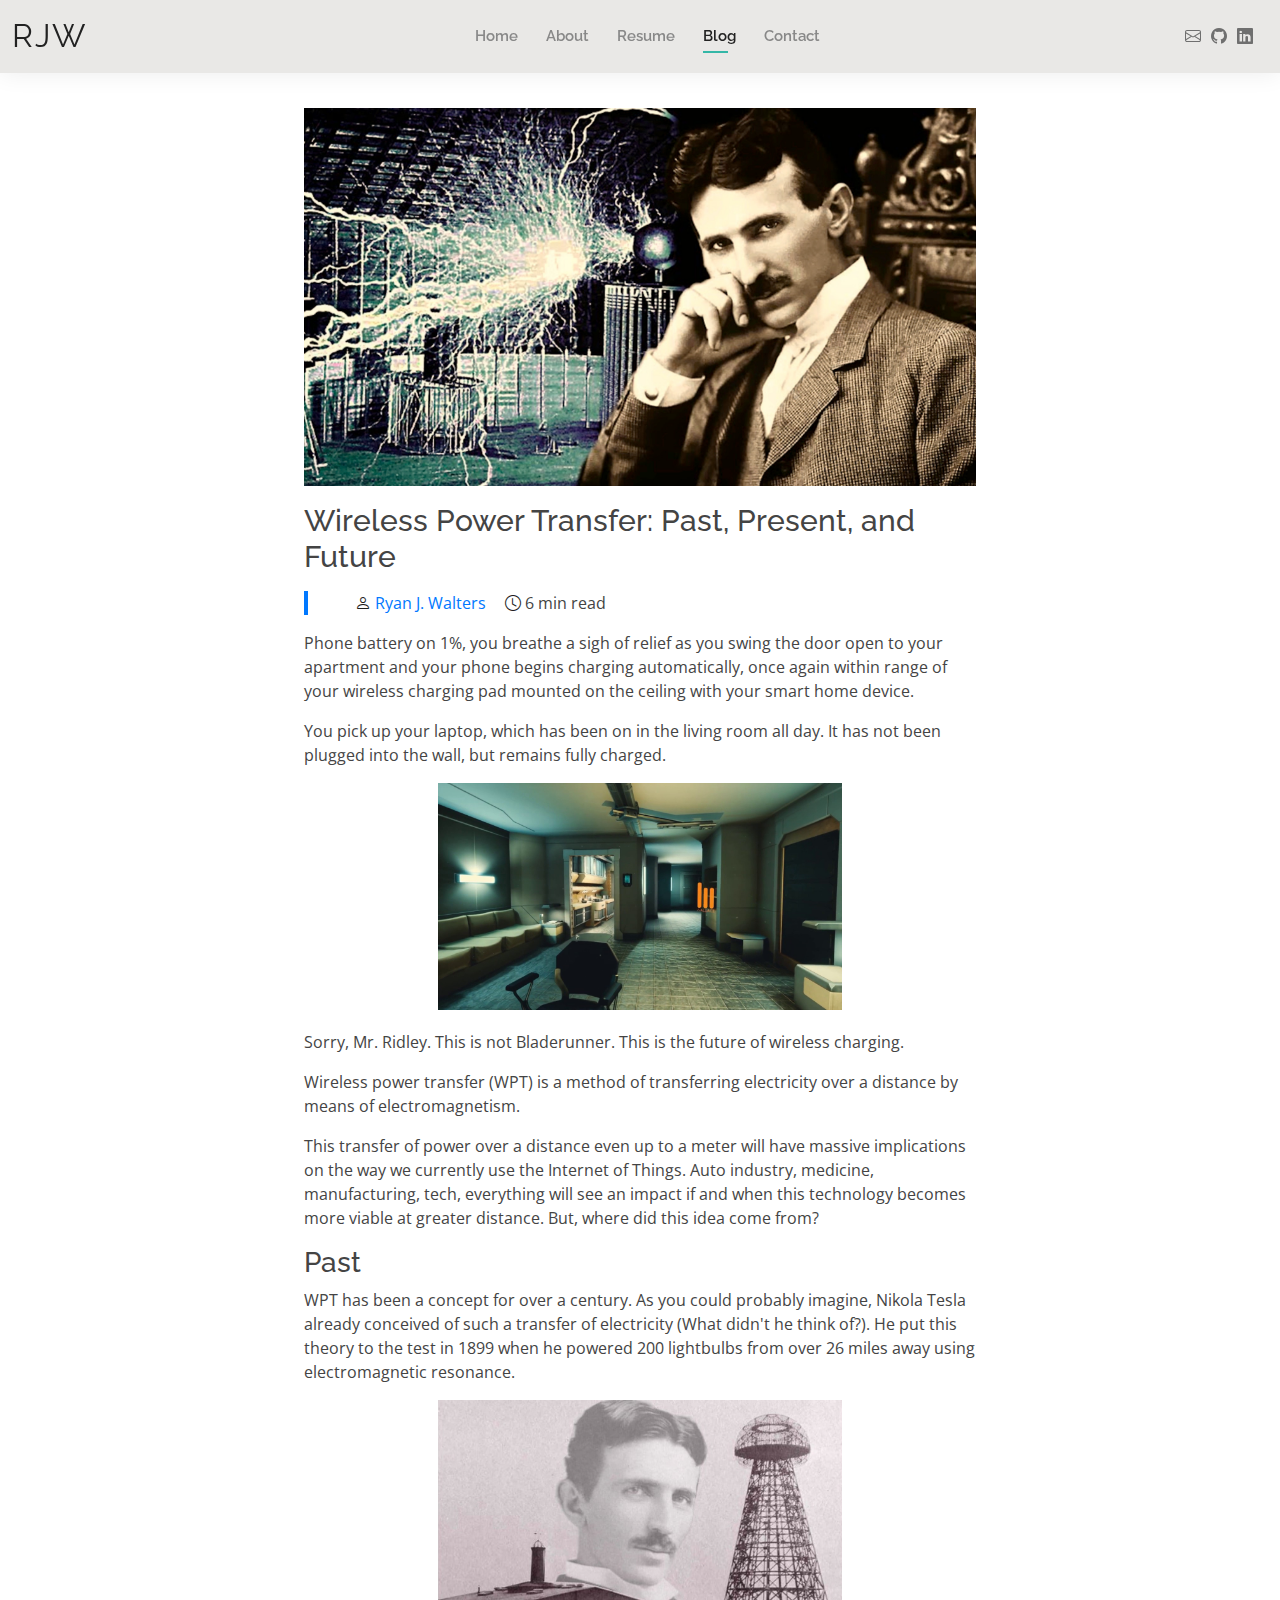
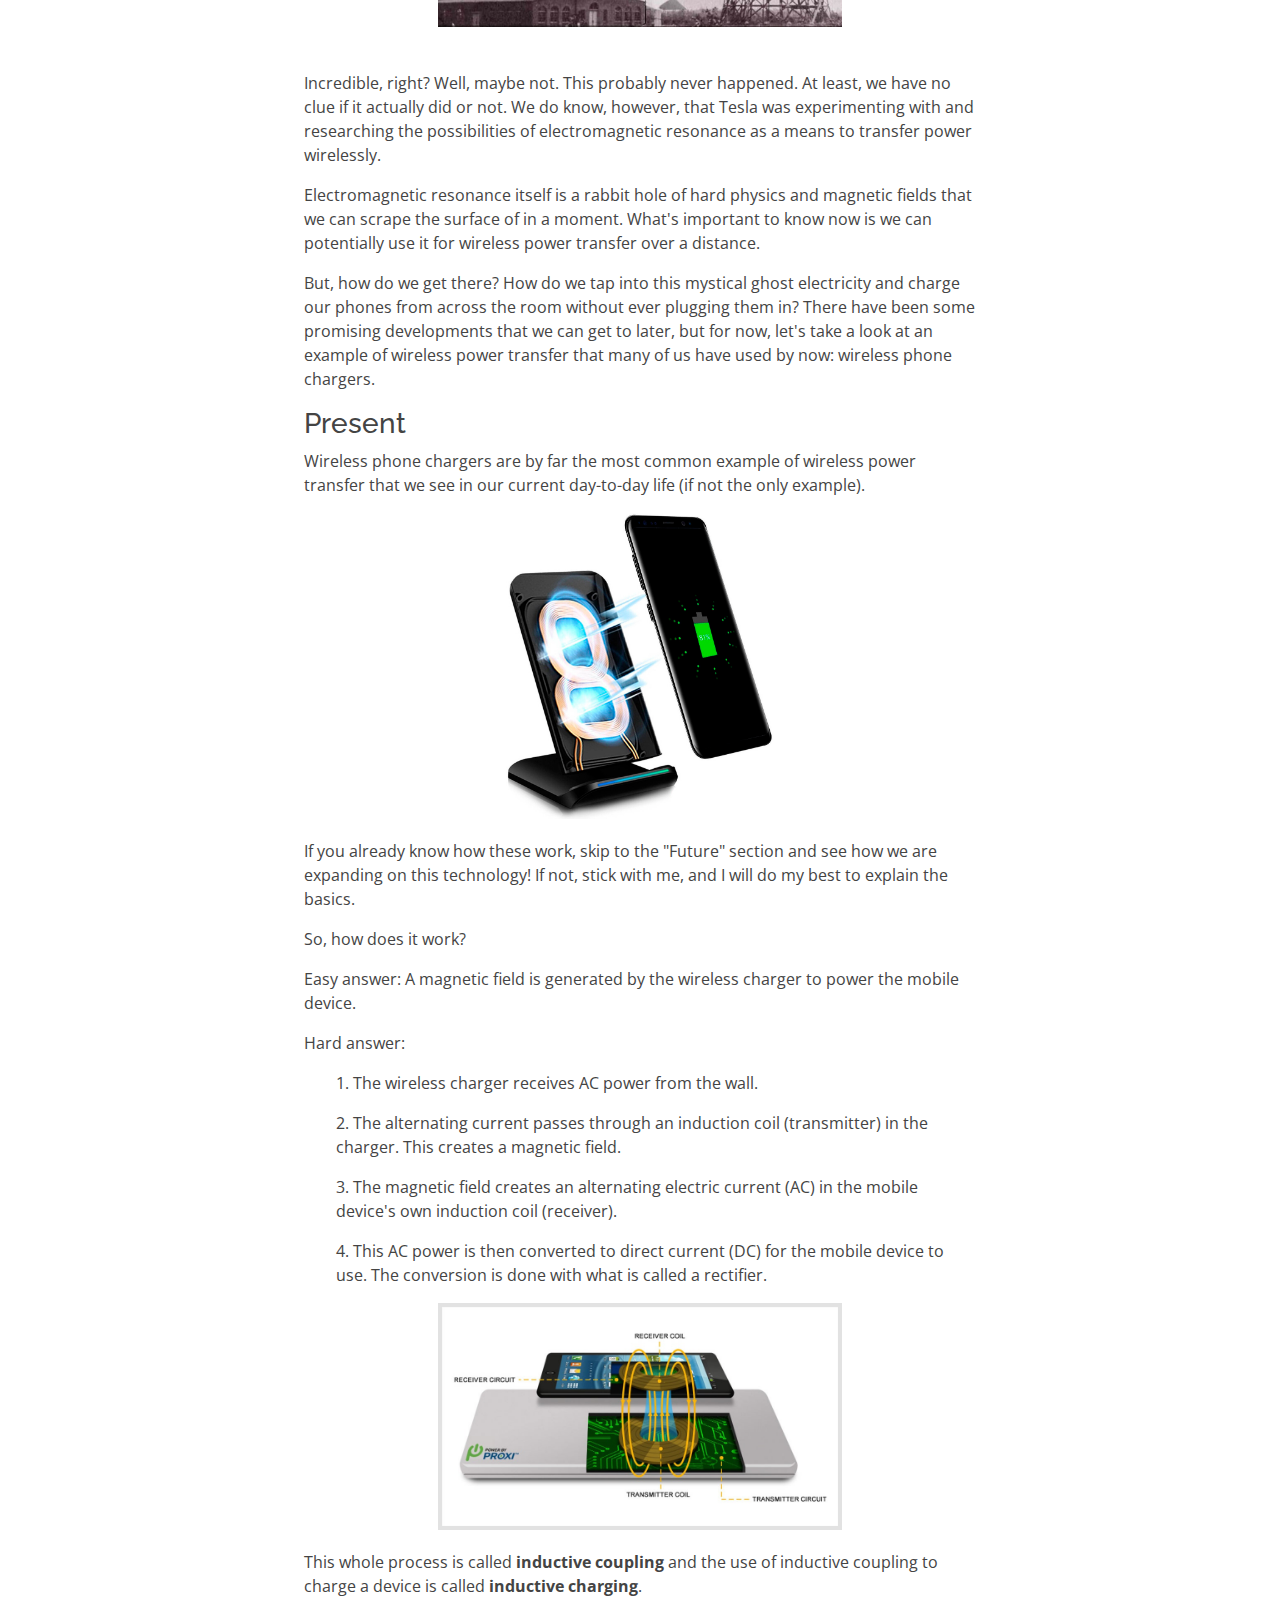
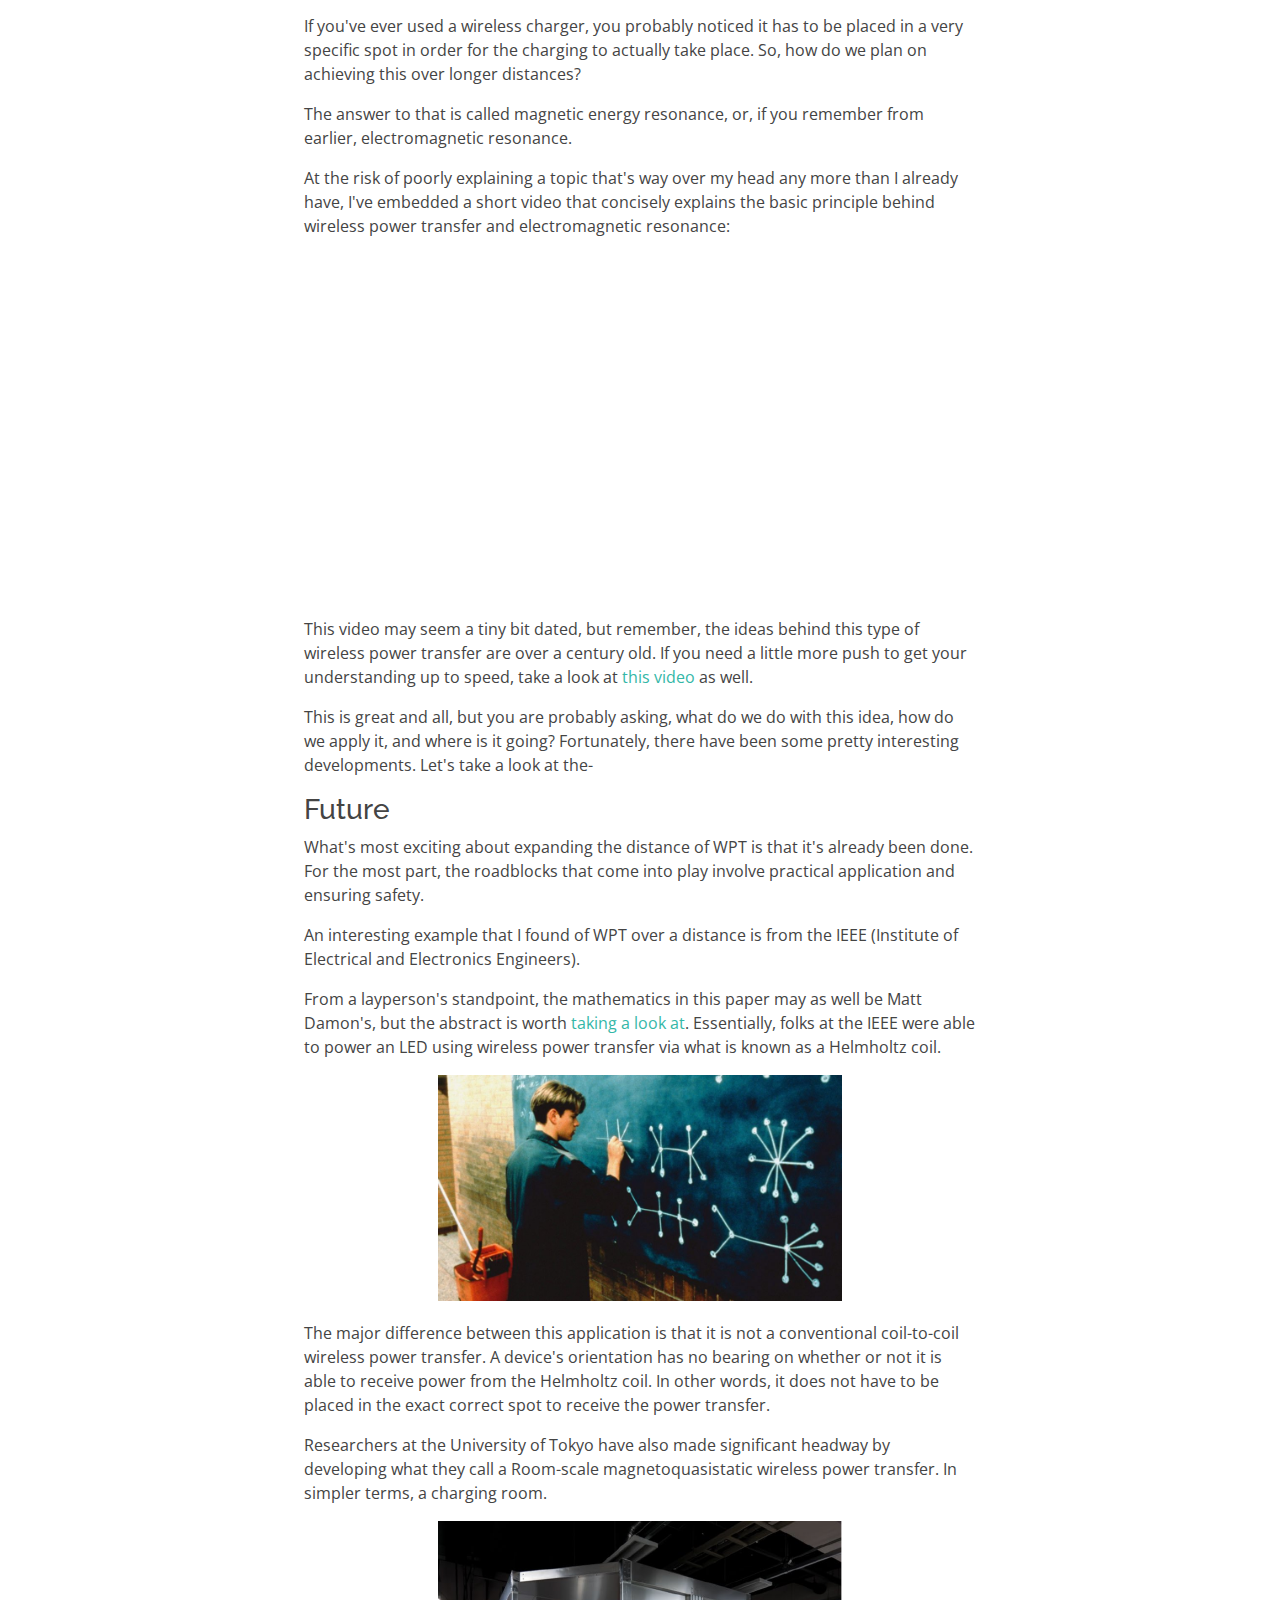
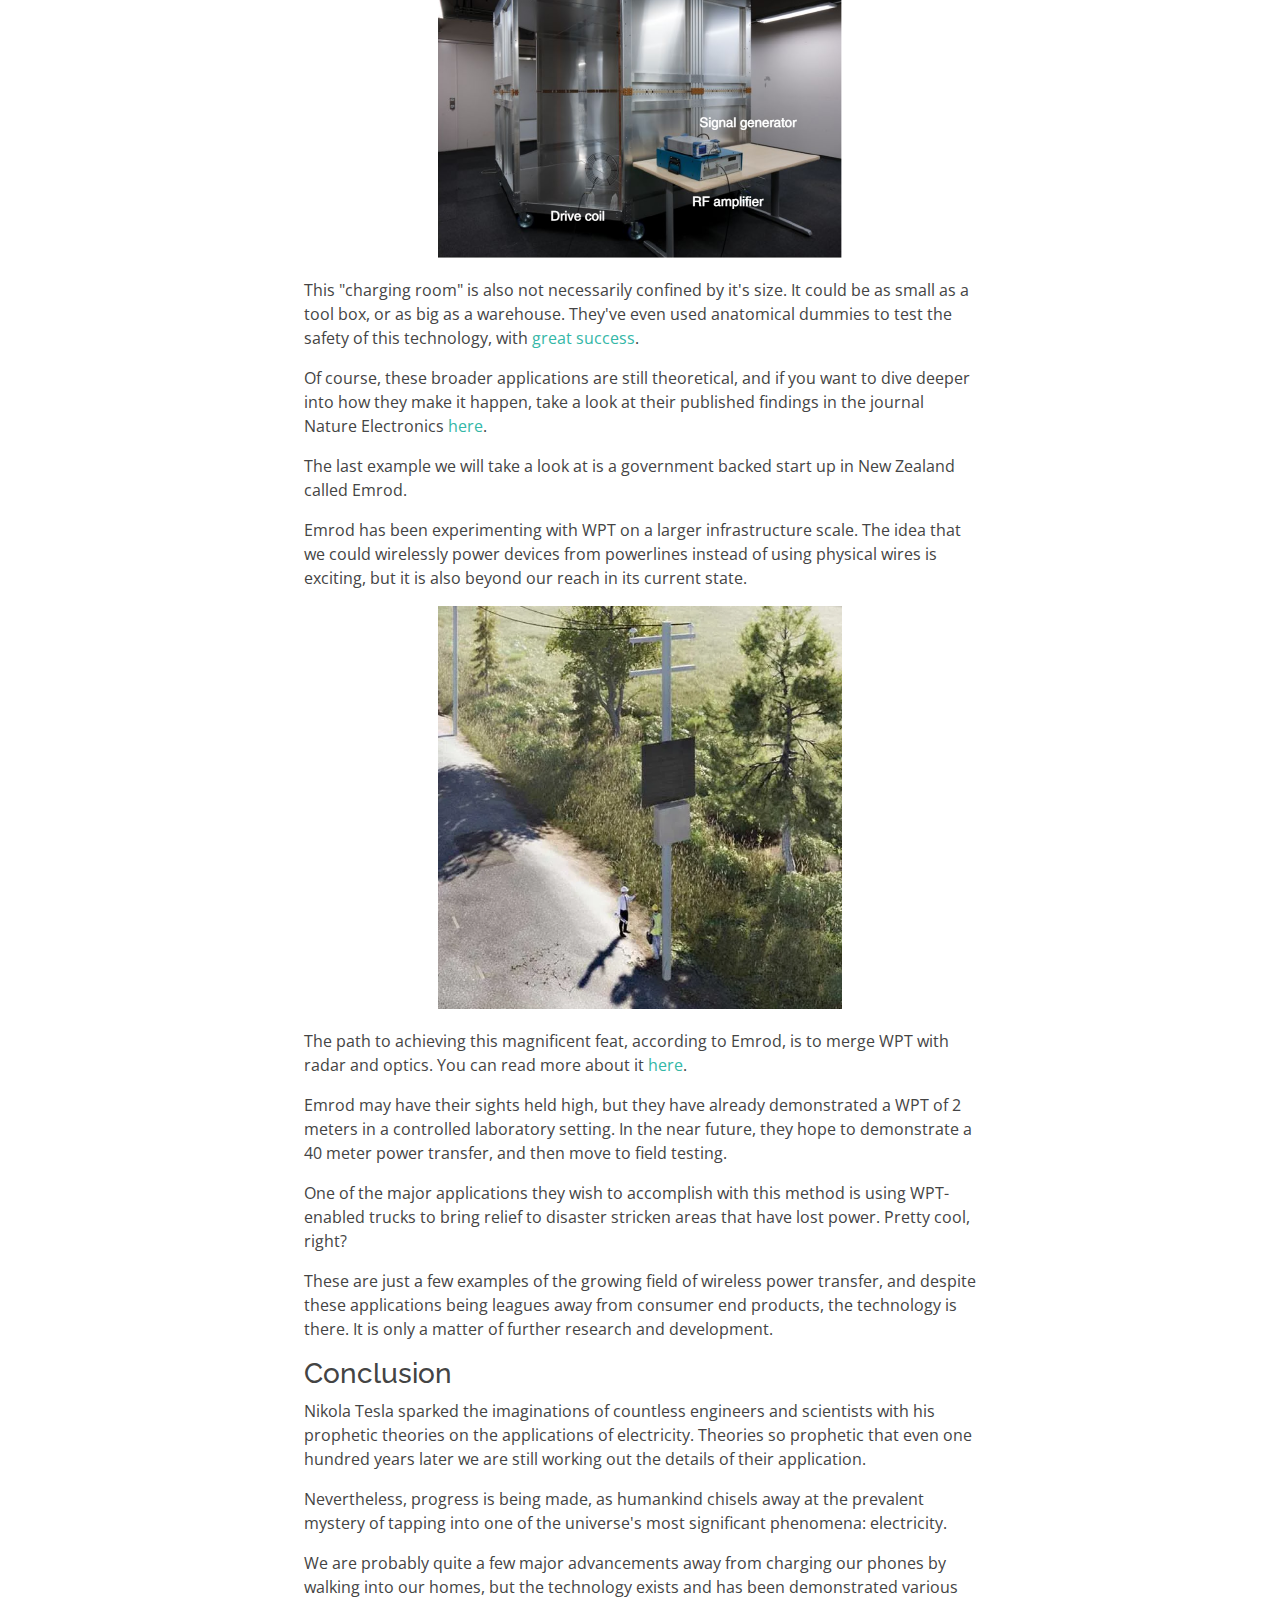
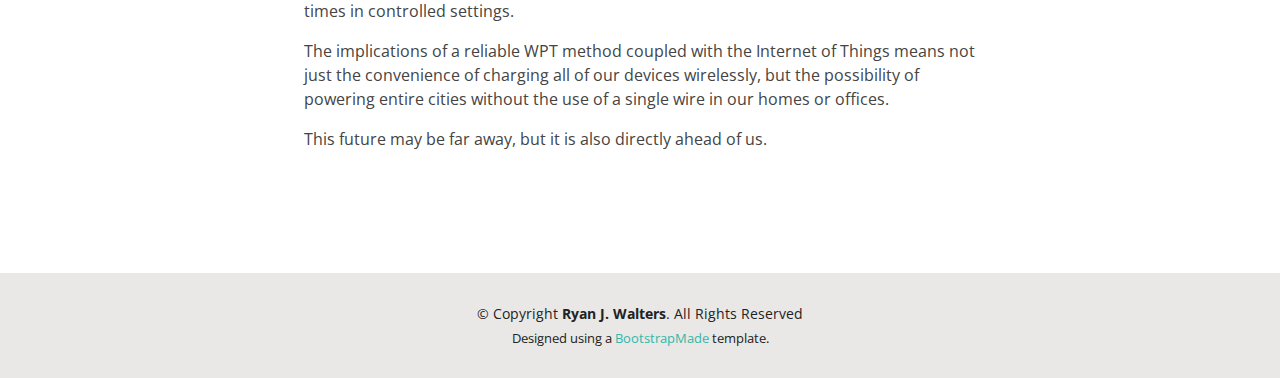
<file: wpt-blog.html>
<!DOCTYPE html>
<html lang="en">

<head>
  <meta charset="utf-8">
  <meta content="width=device-width, initial-scale=1.0" name="viewport">

  <title>Blog - Ryan J. Walters</title>
  <meta content="" name="description">
  <meta content="" name="keywords">

  <!-- Favicons -->
  <link href="assets/img/favicon-r.png" rel="icon">
  <link href="assets/img/apple-touch-icon-r.png" rel="apple-touch-icon">

  <!-- Google Fonts -->
  <link href="https://fonts.googleapis.com/css?family=Open+Sans:300,300i,400,400i,600,600i,700,700i|Raleway:300,300i,400,400i,500,500i,600,600i,700,700i|Poppins:300,300i,400,400i,500,500i,600,600i,700,700i" rel="stylesheet">

  <!-- Vendor CSS Files -->
  <link href="assets/vendor/aos/aos.css" rel="stylesheet">
  <link href="assets/vendor/bootstrap/css/bootstrap.min.css" rel="stylesheet">
  <link href="assets/vendor/bootstrap-icons/bootstrap-icons.css" rel="stylesheet">
  <link href="assets/vendor/boxicons/css/boxicons.min.css" rel="stylesheet">
  <link href="assets/vendor/glightbox/css/glightbox.min.css" rel="stylesheet">
  <link href="assets/vendor/swiper/swiper-bundle.min.css" rel="stylesheet">

  <!-- Main CSS File -->
  <link href="assets/css/style.css" rel="stylesheet">

</head>

<body>

  <!-- ======= Header ======= -->
  <header id="header" class="fixed-top">
    <div class="container-fluid d-flex justify-content-between align-items-center">

      <h1 class="logo me-auto me-lg-0"><a href="index.html">RJW</a></h1>

      <nav id="navbar" class="navbar order-last order-lg-0">
        <ul>
          <li><a href="index.html">Home</a></li>
          <li><a href="about.html">About</a></li>
          <li><a href="resume.html">Resume</a></li>
          <li><a class="active" href="blog.html">Blog</a></li>
          <li><a href="contact.html">Contact</a></li>
        </ul>
        <i class="bi bi-list mobile-nav-toggle"></i>
      </nav><!-- .navbar -->

      <div class="header-social-links">
        <a href="mailto:ryanwalters.it@gmail.com" target="_blank" class=""><i class="bi bi-envelope"></i></a>
        <a href="https://github.com/RyanWaltersDev/Ryan-Website" target="blank" class="github"><i class="bi bi-github"></i></a>
        <a href="https://www.linkedin.com/in/ryanjwaltersit/" class="linkedin" target="_blank"><i class="bi bi-linkedin"></i></i></a>
      </div>

    </div>

  </header><!-- End Header -->

  <main id="main">

    <!-- ======= Blog Single Section ======= -->
    <section class="blog-wrapper sect-pt4" id="blog">
      <div class="blog-container">
        <div class="row">
          <div class="blog-margin">
            <div class="post-box">
              <div class="post-thumb">
                <img src="assets/img/wpt-blog/Tesla-cover.jpg" class="img-fluid" alt="">
              </div>
              <div class="post-meta">
                <h1 class="article-title">Wireless Power Transfer: Past, Present, and Future</h1>
                <ul>
                  <li>
                    <span class="bi bi-person"></span>
                    <a href="about.html">Ryan J. Walters</a>
                  </li>
                  <li>
                    <span class="bi bi-clock"></span>
                    6 min read
                  </li>
                </ul>
              </div>
              <div class="article-content">
                <p>
                  Phone battery on 1%, you breathe a sigh of relief as you swing the door open to your apartment and your phone begins charging automatically, once again within range of your wireless charging pad mounted on the ceiling with your smart home device.
                </p>
                <p>
                  You pick up your laptop, which has been on in the living room all day. It has not been plugged into the wall, but remains fully charged.
                </p>
                <div class="post-thumb">
                  <img src="assets/img/wpt-blog/bladerunner.jpg" class="img-fluid-css" alt="">
                </div>
                <p>
                  Sorry, Mr. Ridley. This is not Bladerunner. This is the future of wireless charging.
                </p>
                <p>
                  Wireless power transfer (WPT) is a method of transferring electricity over a distance by means of electromagnetism.
                </p>
                <p> 
                  This transfer of power over a distance even up to a meter will have massive implications on the way we currently use the Internet of Things. Auto industry, medicine, manufacturing, tech, everything will see an impact if and when this technology becomes more viable at greater distance. But, where did this idea come from? 
                </p>
                <h3>Past</h3>
                <p>
                  WPT has been a concept for over a century. As you could probably imagine, Nikola Tesla already conceived of such a transfer of electricity (What didn't he think of?). He put this theory to the test in 1899 when he powered 200 lightbulbs from over 26 miles away using electromagnetic resonance.
                </p>
                <div class="post-thumb">
                  <img src="assets/img/wpt-blog/tesla-thumb.jpg" class="img-fluid-css" alt="">
                </div>
                <br>
                <p>
                  Incredible, right? Well, maybe not. This probably never happened. At least, we have no clue if it actually did or not. We do know, however, that Tesla was experimenting with and researching the possibilities of electromagnetic resonance as a means to transfer power wirelessly.
                </p>
                <p>
                  Electromagnetic resonance itself is a rabbit hole of hard physics and magnetic fields that we can scrape the surface of in a moment. What's important to know now is we can potentially use it for wireless power transfer over a distance.
                </p>
                <p>
                  But, how do we get there? How do we tap into this mystical ghost electricity and charge our phones from across the room without ever plugging them in? There have been some promising developments that we can get to later, but for now, let's take a look at an example of wireless power transfer that many of us have used by now: wireless phone chargers.
                </p>
                <h3>Present</h3>
                <p>
                  Wireless phone chargers are by far the most common example of wireless power transfer that we see in our current day-to-day life (if not the only example).
                </p>
                <div class="post-thumb">
                  <img src="assets/img/wpt-blog/wireless-charger.jpg" class="img-fluid-css" id="charger" alt="">
                </div>
                <p>
                  If you already know how these work, skip to the "Future" section and see how we are expanding on this technology! If not, stick with me, and I will do my best to explain the basics.
                </p>
                <p>
                  So, how does it work?
                </p>
                <p>
                  Easy answer: A magnetic field is generated by the wireless charger to power the mobile device.
                </p>
                <p>
                  Hard answer:
                </p>
                <ol>
                  1. The wireless charger receives AC power from the wall. 
                </ol>
                <ol>
                  2. The alternating current passes through an induction coil (transmitter) in the charger. This creates a magnetic field.
                </ol>
                <ol>
                  3. The magnetic field creates an alternating electric current (AC) in the mobile device's own induction coil (receiver). 
                </ol>
                <ol>
                  4. This AC power is then converted to direct current (DC) for the mobile device to use. The conversion is done with what is called a rectifier.
                </ol>
                <div class="post-thumb">
                  <img src="assets/img/wpt-blog/inductive-coupling.jpg" class="img-fluid-css" alt="">
                </div>
                <p>
                  This whole process is called <strong>inductive coupling</strong> and the use of inductive coupling to charge a device is called <strong>inductive charging</strong>.
                </p>
                <p>
                  If you've ever used a wireless charger, you probably noticed it has to be placed in a very specific spot in order for the charging to actually take place. So, how do we plan on achieving this over longer distances? 
                </p>
                <p>
                  The answer to that is called magnetic energy resonance, or, if you remember from earlier, electromagnetic resonance.
                </p>
                <p>
                  At the risk of poorly explaining a topic that's way over my head any more than I already have, I've embedded a short video that concisely explains the basic principle behind wireless power transfer and electromagnetic resonance:
                </p>
                <iframe class="" width="560" height="315" src="https://www.youtube.com/embed/-Wf7aadxBkE" title="YouTube video player" frameborder="0" allow="accelerometer; autoplay; clipboard-write; encrypted-media; gyroscope; picture-in-picture" allowfullscreen></iframe>
                <br><br>
                <p>
                  This video may seem a tiny bit dated, but remember, the ideas behind this type of wireless power transfer are over a century old. If you need a little more push to get your understanding up to speed, take a look at <a href="https://www.britannica.com/video/160157/use-magnetic-fields-current" target="_blank">this video</a> as well.
                </p>
                <p>
                  This is great and all, but you are probably asking, what do we do with this idea, how do we apply it, and where is it going? Fortunately, there have been some pretty interesting developments. Let's take a look at the-
                </p>
                <h3>Future</h3>
                <p>
                  What's most exciting about expanding the distance of WPT is that it's already been done. For the most part, the roadblocks that come into play involve practical application and ensuring safety.
                </p>
                <p>
                  An interesting example that I found of WPT over a distance is from the IEEE (Institute of Electrical and Electronics Engineers).
                </p>
                <p>
                  From a layperson's standpoint, the mathematics in this paper may as well be Matt Damon's, but the abstract is worth <a href="https://ieeexplore.ieee.org/stamp/stamp.jsp?tp=&arnumber=8234677" target="_blank">taking a look at</a>. Essentially, folks at the IEEE were able to power an LED using wireless power transfer via what is known as a Helmholtz coil. 
                </p>
                <div class="post-thumb">
                  <img src="assets/img/wpt-blog/GWH.jfif" class="img-fluid-css" alt="">
                </div>
                <p>
                  The major difference between this application is that it is not a conventional coil-to-coil wireless power transfer. A device's orientation has no bearing on whether or not it is able to receive power from the Helmholtz coil. In other words, it does not have to be placed in the exact correct spot to receive the power transfer.
                </p>
                <p>
                  Researchers at the University of Tokyo have also made significant headway by developing what they call a Room-scale magnetoquasistatic wireless power transfer. In simpler terms, a charging room. 
                </p>
                <div class="post-thumb">
                  <img src="assets/img/wpt-blog/charging-room.PNG" class="img-fluid-css" alt="">
                </div>
                <p>
                  This "charging room" is also not necessarily confined by it's size. It could be as small as a tool box, or as big as a warehouse. They've even used anatomical dummies to test the safety of this technology, with <a href="https://spectrum.ieee.org/charging-rooms-can-power-devices-without-wires" target="_blank">great success</a>.
                </p>
                <p>
                  Of course, these broader applications are still theoretical, and if you want to dive deeper into how they make it happen, take a look at their published findings in the journal Nature Electronics <a href="https://www.nature.com/articles/s41928-021-00636-3.epdf?sharing_token=[base64]%3D&tracking_referrer=spectrum.ieee.org" target="_blank">here</a>.
                </p>
                <p> 
                  The last example we will take a look at is a government backed start up in New Zealand called Emrod.
                </p>
                <p>   
                  Emrod has been experimenting with WPT on a larger infrastructure scale. The idea that we could wirelessly power devices from powerlines instead of using physical wires is exciting, but it is also beyond our reach in its current state. 
                </p>
                <div class="post-thumb">
                  <img src="assets/img/wpt-blog/wpt-panel.webp" class="img-fluid-css" alt="">
                </div>
                <p>
                  The path to achieving this magnificent feat, according to Emrod, is to merge WPT with radar and optics. You can read more about it <a href="https://spectrum.ieee.org/emrod-chases-the-dream-of-utilityscale-wireless-power-transmission" target="_blank">here</a>.
                </p>
                <p>
                  Emrod may have their sights held high, but they have already demonstrated a WPT of 2 meters in a controlled laboratory setting. In the near future, they hope to demonstrate a 40 meter power transfer, and then move to field testing.
                </p> 
                <p>
                  One of the major applications they wish to accomplish with this method is using WPT-enabled trucks to bring relief to disaster stricken areas that have lost power. Pretty cool, right?
                </p>
                <p>
                  These are just a few examples of the growing field of wireless power transfer, and despite these applications being leagues away from consumer end products, the technology is there. It is only a matter of further research and development. 
                </p>
                <h3>Conclusion</h3>
                <p>
                  Nikola Tesla sparked the imaginations of countless engineers and scientists with his prophetic theories on the applications of electricity. Theories so prophetic that even one hundred years later we are still working out the details of their application.
                <p>
                  Nevertheless, progress is being made, as humankind chisels away at the prevalent mystery of tapping into one of the universe's most significant phenomena: electricity.
                </p>
                <p>
                  We are probably quite a few major advancements away from charging our phones by walking into our homes, but the technology exists and has been demonstrated various times in controlled settings.
                </p> 
                <p>
                  The implications of a reliable WPT method coupled with the Internet of Things means not just the convenience of charging all of our devices wirelessly, but the possibility of powering entire cities without the use of a single wire in our homes or offices.
                </p>
                <p> 
                  This future may be far away, but it is also directly ahead of us. 
                </p>
              </div>
            </div>

    </section><!-- End Blog Single Section -->

  </main><!-- End #main -->

  <!-- ======= Footer ======= -->
  <footer id="footer">
    <div class="container">
      <div class="copyright">
        &copy; Copyright <strong><span>Ryan J. Walters</span></strong>. All Rights Reserved
      </div>
      <div class="credits">
        Designed using a <a href="https://bootstrapmade.com/">BootstrapMade</a> template.
      </div>
    </div>
  </footer><!-- End  Footer -->

  <div id="preloader"></div>
  <a href="#" class="back-to-top d-flex align-items-center justify-content-center"><i class="bi bi-arrow-up-short"></i></a>

  <!-- Vendor JS Files -->
  <script src="assets/vendor/purecounter/purecounter_vanilla.js"></script>
  <script src="assets/vendor/aos/aos.js"></script>
  <script src="assets/vendor/bootstrap/js/bootstrap.bundle.min.js"></script>
  <script src="assets/vendor/glightbox/js/glightbox.min.js"></script>
  <script src="assets/vendor/isotope-layout/isotope.pkgd.min.js"></script>
  <script src="assets/vendor/swiper/swiper-bundle.min.js"></script>
  <script src="assets/vendor/waypoints/noframework.waypoints.js"></script>
  <script src="assets/vendor/php-email-form/validate.js"></script>

  <!-- TMain JS File -->
  <script src="assets/js/main.js"></script>

</body>

</html>
</file>
<file: assets/css/style.css>
/**
* Template Name: Kelly - v4.8.1
* Template URL: https://bootstrapmade.com/kelly-free-bootstrap-cv-resume-html-template/
* Author: BootstrapMade.com
* License: https://bootstrapmade.com/license/
*/

/*--------------------------------------------------------------
# General
--------------------------------------------------------------*/
body {
  font-family: "Open Sans", sans-serif;
  color: #444444;
}

a {
  color: #34b7a7;
  text-decoration: none;
}

a:hover {
  color: #51cdbe;
  text-decoration: none;
}

h1,
h2,
h3,
h4,
h5,
h6 {
  font-family: "Raleway", sans-serif;
}

#main {
  margin-top: 50px;
}

@media (max-width: 992px) {
  #main {
    margin-top: 30px;
  }
}

/*--------------------------------------------------------------
# Preloader
--------------------------------------------------------------*/
#preloader {
  position: fixed;
  top: 0;
  left: 0;
  right: 0;
  bottom: 0;
  z-index: 9999;
  overflow: hidden;
  background: #fff;
}

#preloader:before {
  content: "";
  position: fixed;
  top: calc(50% - 30px);
  left: calc(50% - 30px);
  border: 6px solid #34b7a7;
  border-top-color: #dcf5f2;
  border-radius: 50%;
  width: 60px;
  height: 60px;
  -webkit-animation: animate-preloader 1s linear infinite;
  animation: animate-preloader 1s linear infinite;
}

@-webkit-keyframes animate-preloader {
  0% {
    transform: rotate(0deg);
  }

  100% {
    transform: rotate(360deg);
  }
}

@keyframes animate-preloader {
  0% {
    transform: rotate(0deg);
  }

  100% {
    transform: rotate(360deg);
  }
}

/*--------------------------------------------------------------
# Back to top button
--------------------------------------------------------------*/
.back-to-top {
  position: fixed;
  visibility: hidden;
  opacity: 0;
  right: 15px;
  bottom: 15px;
  z-index: 996;
  background: #34b7a7;
  width: 40px;
  height: 40px;
  border-radius: 50px;
  transition: all 0.4s;
}

.back-to-top i {
  font-size: 24px;
  color: #fff;
  line-height: 0;
}

.back-to-top:hover {
  background: #49cbbb;
  color: #fff;
}

.back-to-top.active {
  visibility: visible;
  opacity: 1;
}

/*--------------------------------------------------------------
# Header
--------------------------------------------------------------*/
#header {
  background: #e9e8e6;
  box-shadow: 0px 0px 25px 0 rgba(0, 0, 0, 0.08);
  z-index: 997;
  padding: 15px 0;
}

#header .logo {
  font-size: 32px;
  margin: 0;
  padding: 0;
  line-height: 1;
  font-weight: 400;
  letter-spacing: 2px;
  text-transform: uppercase;
}

#header .logo a {
  color: #222222;
}

#header .logo img {
  max-height: 40px;
}

@media (max-width: 992px) {
  #header .logo {
    font-size: 28px;
  }
}

/*--------------------------------------------------------------
# Header Social Links
--------------------------------------------------------------*/
.header-social-links {
  padding-right: 15px;
}

.header-social-links a {
  color: #6f6f6f;
  padding-left: 6px;
  display: inline-block;
  line-height: 0px;
  transition: 0.3s;
  font-size: 16px;
}

.header-social-links a:hover {
  color: #34b7a7;
}


/*--------------------------------------------------------------
# Navigation Menu
--------------------------------------------------------------*/
/**
* Desktop Navigation 
*/
.navbar {
  padding: 0;
}

.navbar ul {
  margin: 0;
  padding: 0;
  display: flex;
  list-style: none;
  align-items: center;
}

.navbar li {
  position: relative;
  padding: 10px 0 10px 28px;
}

.navbar a,
.navbar a:focus {
  display: flex;
  align-items: center;
  justify-content: space-between;
  font-family: "Raleway", sans-serif;
  font-size: 15px;
  font-weight: 600;
  color: #888888;
  white-space: nowrap;
  transition: 0.3s;
  position: relative;
}

.navbar a i,
.navbar a:focus i {
  font-size: 12px;
  line-height: 0;
  margin-left: 5px;
}

.navbar>ul>li>a:before {
  content: "";
  position: absolute;
  width: 0;
  height: 2px;
  bottom: -5px;
  left: 0;
  background-color: #34b7a7;
  visibility: hidden;
  width: 0px;
  transition: all 0.3s ease-in-out 0s;
}

.navbar a:hover:before,
.navbar li:hover>a:before,
.navbar .active:before {
  visibility: visible;
  width: 25px;
}

.navbar a:hover,
.navbar .active,
.navbar .active:focus,
.navbar li:hover>a {
  color: #222222;
}

.navbar .dropdown ul {
  display: block;
  position: absolute;
  left: 14px;
  top: calc(100% + 30px);
  margin: 0;
  padding: 10px 0;
  z-index: 99;
  opacity: 0;
  visibility: hidden;
  background: #fff;
  box-shadow: 0px 0px 30px rgba(127, 137, 161, 0.25);
  transition: 0.3s;
  border-radius: 4px;
}

.navbar .dropdown ul li {
  min-width: 200px;
  padding: 0;
}

.navbar .dropdown ul a {
  padding: 10px 20px;
  font-size: 15px;
  text-transform: none;
  font-weight: 600;
}

.navbar .dropdown ul a i {
  font-size: 12px;
}

.navbar .dropdown ul a:hover,
.navbar .dropdown ul .active:hover,
.navbar .dropdown ul li:hover>a {
  color: #34b7a7;
}

.navbar .dropdown:hover>ul {
  opacity: 1;
  top: 100%;
  visibility: visible;
}

.navbar .dropdown .dropdown ul {
  top: 0;
  left: calc(100% - 30px);
  visibility: hidden;
}

.navbar .dropdown .dropdown:hover>ul {
  opacity: 1;
  top: 0;
  left: 100%;
  visibility: visible;
}

@media (max-width: 1366px) {
  .navbar .dropdown .dropdown ul {
    left: -90%;
  }

  .navbar .dropdown .dropdown:hover>ul {
    left: -100%;
  }
}

/**
* Mobile Navigation 
*/
.mobile-nav-toggle {
  color: #222222;
  font-size: 28px;
  cursor: pointer;
  display: none;
  line-height: 0;
  transition: 0.5s;
}

.mobile-nav-toggle.bi-x {
  color: #fff;
}

@media (max-width: 991px) {
  .mobile-nav-toggle {
    display: block;
  }

  .navbar ul {
    display: none;
  }
}

.navbar-mobile {
  position: fixed;
  overflow: hidden;
  top: 0;
  right: 0;
  left: 0;
  bottom: 0;
  background: rgba(9, 9, 9, 0.9);
  transition: 0.3s;
  z-index: 999;
}

.navbar-mobile .mobile-nav-toggle {
  position: absolute;
  top: 15px;
  right: 15px;
}

.navbar-mobile ul {
  display: block;
  position: absolute;
  top: 55px;
  right: 15px;
  bottom: 15px;
  left: 15px;
  padding: 10px 0;
  border-radius: 10px;
  background-color: #fff;
  overflow-y: auto;
  transition: 0.3s;
}

.navbar-mobile a,
.navbar-mobile a:focus {
  font-size: 15px;
  padding-right: 15px;
  color: #222222;
}

.navbar-mobile a:hover,
.navbar-mobile .active,
.navbar-mobile li:hover>a {
  color: #34b7a7;
}

.navbar-mobile .getstarted,
.navbar-mobile .getstarted:focus {
  margin: 15px;
}

.navbar-mobile .dropdown ul {
  position: static;
  display: none;
  margin: 10px 20px;
  padding: 10px 0;
  z-index: 99;
  opacity: 1;
  visibility: visible;
  background: #fff;
  box-shadow: 0px 0px 30px rgba(127, 137, 161, 0.25);
}

.navbar-mobile .dropdown ul li {
  min-width: 200px;
}

.navbar-mobile .dropdown ul a {
  padding: 10px 20px;
}

.navbar-mobile .dropdown ul a i {
  font-size: 12px;
}

.navbar-mobile .dropdown ul a:hover,
.navbar-mobile .dropdown ul .active:hover,
.navbar-mobile .dropdown ul li:hover>a {
  color: #34b7a7;
}

.navbar-mobile .dropdown>.dropdown-active {
  display: block;
}

/*--------------------------------------------------------------
# Hero Section
--------------------------------------------------------------*/
#hero {
  width: 100%;
  height: 100vh;
  background: url("../img/front-bg.png") top left;
  background-size: cover;
}

#hero .container {
  padding-top: 70px;
  position: relative;
}

@media (max-width: 992px) {
  #hero .container {
    padding-top: 58px;
  }
}

#hero h1 {
  margin: 0;
  font-size: 48px;
  font-weight: 700;
  line-height: 56px;
  color: #222222;
}

#hero h2 {
  color: #6f6f6f;
  margin: 10px 0 0 0;
  font-size: 22px;
}

#hero .btn-about {
  font-family: "Raleway", sans-serif;
  text-transform: uppercase;
  font-weight: 600;
  font-size: 12px;
  letter-spacing: 1px;
  display: inline-block;
  padding: 12px 40px;
  border-radius: 50px;
  transition: 0.5s;
  margin-top: 30px;
  color: #fff;
  background: #34b7a7;
}

#hero .btn-about:hover {
  background: #3dc8b7;
}

@media (min-width: 1024px) {
  #hero {
    background-attachment: fixed;
  }
}

@media (max-width: 992px) {
  #hero:before {
    content: "";
    background: rgba(255, 255, 255, 0.8);
    position: absolute;
    bottom: 0;
    top: 0;
    left: 0;
    right: 0;
  }

  #hero h1 {
    font-size: 28px;
    line-height: 36px;
  }

  #hero h2 {
    font-size: 18px;
    line-height: 24px;
  }
}

/*--------------------------------------------------------------
# Sections General
--------------------------------------------------------------*/
section {
  padding: 10px 0;
}

.section-bg {
  background-color: #e7f8f6;
}

.section-title {
  text-align: center;
  padding-bottom: 30px;
}

.section-title h2 {
  font-size: 32px;
  font-weight: bold;
  text-transform: uppercase;
  margin-bottom: 20px;
  padding-bottom: 20px;
  position: relative;
}

.section-title h2::after {
  content: "";
  position: absolute;
  display: block;
  width: 50px;
  height: 3px;
  background: #34b7a7;
  bottom: 0;
  left: calc(50% - 25px);
}

.section-title p {
  margin-bottom: 0;
}

/*--------------------------------------------------------------
# Cta
--------------------------------------------------------------*/
.cta {
  background: linear-gradient(rgba(0, 0, 0, 0.6), rgba(0, 0, 0, 0.6)), url("../img/bg-1.jpg") fixed center center;
  background-size: cover;
  padding: 80px 0;
}

.cta h3 {
  color: #fff;
  font-size: 28px;
  font-weight: 700;
}

.cta p {
  color: #fff;
}

.cta .cta-btn {
  font-family: "Raleway", sans-serif;
  text-transform: uppercase;
  font-weight: 500;
  font-size: 16px;
  letter-spacing: 1px;
  display: inline-block;
  padding: 8px 20px;
  border-radius: 2px;
  transition: 0.5s;
  margin: 10px;
  border: 2px solid #fff;
  color: #fff;
}

.cta .cta-btn:hover {
  background: #34b7a7;
  border: 2px solid #34b7a7;
}

@media (max-width: 1024px) {
  .cta {
    background-attachment: scroll;
  }
}

@media (min-width: 769px) {
  .cta .cta-btn-container {
    display: flex;
    align-items: center;
    justify-content: flex-end;
  }
}

/*--------------------------------------------------------------
# About
--------------------------------------------------------------*/
.about .content h3 {
  font-weight: 700;
  font-size: 26px;
  color: #555555;
}

.about .content ul {
  list-style: none;
  padding: 0;
}

.about .content ul li {
  padding-bottom: 10px;
}

.about .content ul i {
  font-size: 20px;
  padding-right: 2px;
  color: #34b7a7;
}

.about .content p:last-child {
  margin-bottom: 0;
}

.paddsection {
  padding-top: 90px;
  padding-bottom: 90px;
}

#about {
  width: 100%;
  height: auto;
  background: #fff;
  padding-top: 50px;
}

#about .div-img-bg {
  padding-bottom: 30px;
  border: 20px solid #34b7a7;
}

#about .div-img-bg .about-img img {
  width: 100%;
  box-shadow: 0px 0px 85px 0px rgba(0, 0, 0, 0.14);
  margin-top: -60px;
  margin-left: 40px;
  height: 400px;
  -o-object-fit: cover;
  object-fit: cover;
}

@media (max-width: 992px) {
  #about .div-img-bg .about-img img {
    object-position: 50% 20%;
  }
}

#about .about-descr .p-heading {
  font-family: "Playfair Display", serif;
  font-size: 28px;
  text-align: left;
}

#about .about-descr .separator {
  max-width: 80%;
  margin-bottom: 0;
  text-align: left;
}

@media (max-width: 992px) {
  #about .about-descr .separator{
    display: none;
  }

  #about .about-descr .p-heading{
    text-align:center;
  }

  .paddsection {
    padding-bottom: 20px;
  }
}

@media (max-width: 400px) {
  #about .about-descr .p-heading{
    font-size: 20px;
    max-width: 95%;
  }

  #about .div-img-bg .about-img img {
    margin-left: 20px;
  }
}
/*--------------------------------------------------------------
# Skills
--------------------------------------------------------------*/
.skills .progress {
  height: 60px;
  display: block;
  background: none;
  border-radius: 0;
}

.skills .progress .skill {
  padding: 10px 0;
  margin: 0 0 6px 0;
  text-transform: uppercase;
  display: block;
  font-weight: 600;
  font-family: "Poppins", sans-serif;
  color: #222222;
}

.skills .progress .skill .val {
  float: right;
  font-style: normal;
}

.skills .progress-bar-wrap {
  background: #f3f3f3;
}

.skills .progress-bar {
  width: 1px;
  height: 10px;
  transition: 0.9s;
  background-color: #34b7a7;
}

/*--------------------------------------------------------------
# Facts
--------------------------------------------------------------*/
.facts .counters span {
  font-size: 48px;
  display: block;
  color: #34b7a7;
}

.facts .counters p {
  padding: 0;
  margin: 0 0 20px 0;
  font-family: "Raleway", sans-serif;
  font-size: 14px;
}

/*--------------------------------------------------------------
# Testimonials
--------------------------------------------------------------*/
.testimonials .section-header {
  margin-bottom: 40px;
}

.testimonials .testimonials-carousel,
.testimonials .testimonials-slider {
  overflow: hidden;
}

.testimonials .testimonial-item {
  text-align: center;
}

.testimonials .testimonial-item .testimonial-img {
  width: 120px;
  border-radius: 50%;
  border: 4px solid #fff;
  margin: 0 auto;
}

.testimonials .testimonial-item h3 {
  font-size: 20px;
  font-weight: bold;
  margin: 10px 0 5px 0;
  color: #111;
}

.testimonials .testimonial-item h4 {
  font-size: 14px;
  color: #999;
  margin: 0 0 15px 0;
}

.testimonials .testimonial-item .quote-icon-left,
.testimonials .testimonial-item .quote-icon-right {
  color: #c8efea;
  font-size: 26px;
}

.testimonials .testimonial-item .quote-icon-left {
  display: inline-block;
  left: -5px;
  position: relative;
}

.testimonials .testimonial-item .quote-icon-right {
  display: inline-block;
  right: -5px;
  position: relative;
  top: 10px;
}

.testimonials .testimonial-item p {
  font-style: italic;
  margin: 0 auto 15px auto;
}

@media (min-width: 992px) {
  .testimonials .testimonial-item p {
    width: 80%;
  }
}

.testimonials .swiper-pagination {
  margin-top: 20px;
  position: relative;
}

.testimonials .swiper-pagination .swiper-pagination-bullet {
  width: 12px;
  height: 12px;
  background-color: #fff;
  opacity: 1;
  border: 1px solid #34b7a7;
}

.testimonials .swiper-pagination .swiper-pagination-bullet-active {
  background-color: #34b7a7;
}

/*--------------------------------------------------------------
# Resume
--------------------------------------------------------------*/
.resume .resume-title {
  font-size: 26px;
  font-weight: 400;
  margin-top: 20px;
  margin-bottom: 20px;
  color: #222222;
}

.resume .resume-item {
  padding: 0 0 20px 20px;
  margin-top: -2px;
  border-left: 2px solid #34b7a7;
  position: relative;
}

.resume .resume-item h4 {
  line-height: 18px;
  font-size: 18px;
  font-weight: 600;
  font-family: "Poppins", sans-serif;
  color: #1d685f;
  margin-bottom: 10px;
}

.resume .resume-item h5 {
  font-size: 16px;
  background: #effbf9;
  padding: 5px 15px;
  display: inline-block;
  font-weight: 600;
  margin-bottom: 10px;
  color: #34b7a7;
}

.resume .resume-item ul {
  padding-left: 20px;
}

.resume .resume-item ul li {
  padding-bottom: 10px;
}

.resume .resume-item:last-child {
  padding-bottom: 0;
}

.resume .resume-item::before {
  content: "";
  position: absolute;
  width: 16px;
  height: 16px;
  border-radius: 50px;
  left: -9px;
  top: 0;
  background: #fff;
  border: 2px solid #34b7a7;
}

.resume .resume-item a :hover {
  transform: scale(1.1); /* (150% zoom - Note: if the zoom is too large, it will go outside of the viewport) */
}

/*--------------------------------------------------------------
# Blog
--------------------------------------------------------------*/
.avatar {
  width: 32px;
  height: 32px;
  margin-right: 4px;
  overflow: hidden;
}

.col-md-4 {
  flex: auto;
  display: flex;
  margin-left: 5%;
  margin-right: 5%;
  width: 33%;
}

@media (max-width: 993px) {
  .col-md-4 {
    width: 50%;
    padding-bottom: 20px;
  }
}

.img-fluid-css {
  display: block;
  margin-left: auto;
  margin-right: auto;
  margin-bottom: 3%;
  width: 60%;
  height: 60%;
  object-fit: cover;
}

#charger {
  width: 40%;
}

iframe {
  display:block;
  margin-left: auto;
  margin-right: auto;
}

.services .icon-box {
  text-align: center;
  padding: 70px 20px 80px 20px;
  transition: all ease-in-out 0.3s;
  background: #fff;
  box-shadow: 0px 0 35px 0 rgba(0, 0, 0, 0.08);
}

.services .icon-box .icon {
  margin: 0 auto;
  width: 100px;
  height: 100px;
  display: flex;
  align-items: center;
  justify-content: center;
  transition: ease-in-out 0.3s;
  position: relative;
}

.services .icon-box .icon i {
  font-size: 36px;
  transition: 0.5s;
  position: relative;
}

.services .icon-box .icon svg {
  position: absolute;
  top: 0;
  left: 0;
}

.services .icon-box .icon svg path {
  transition: 0.5s;
  fill: #f5f5f5;
}

.services .icon-box h4 {
  font-weight: 600;
  margin: 10px 0 15px 0;
  font-size: 22px;
}

.services .icon-box h4 a {
  color: #222222;
  transition: ease-in-out 0.3s;
}

.services .icon-box p {
  line-height: 24px;
  font-size: 14px;
  margin-bottom: 0;
}

.services .iconbox-blue i {
  color: #47aeff;
}

.services .iconbox-blue:hover .icon i {
  color: #fff;
}

.services .iconbox-blue:hover .icon path {
  fill: #47aeff;
}

.services .iconbox-orange i {
  color: #ffa76e;
}

.services .iconbox-orange:hover .icon i {
  color: #fff;
}

.services .iconbox-orange:hover .icon path {
  fill: #ffa76e;
}

.services .iconbox-pink i {
  color: #e80368;
}

.services .iconbox-pink:hover .icon i {
  color: #fff;
}

.services .iconbox-pink:hover .icon path {
  fill: #e80368;
}

.services .iconbox-yellow i {
  color: #ffbb2c;
}

.services .iconbox-yellow:hover .icon i {
  color: #fff;
}

.services .iconbox-yellow:hover .icon path {
  fill: #ffbb2c;
}

.services .iconbox-red i {
  color: #ff5828;
}

.services .iconbox-red:hover .icon i {
  color: #fff;
}

.services .iconbox-red:hover .icon path {
  fill: #ff5828;
}

.services .iconbox-teal i {
  color: #11dbcf;
}

.services .iconbox-teal:hover .icon i {
  color: #fff;
}

.services .iconbox-teal:hover .icon path {
  fill: #11dbcf;
}

/*--------------------------------------------------------------
# Blog Single
--------------------------------------------------------------*/
.post-box,
.form-comments,
.box-comments,
.widget-sidebar {
  padding: 2rem;
  background-color: #fff;
  margin-bottom: 3rem;
}

.blog-container {
  margin: auto;
  width: 60%;
}

@media (max-width: 1224px) {
  .blog-container{
    width: 80%;
  }
}

@media (max-width: 400px) {
  .blog-container {
    width: 100%;
    padding: 0rem;
  }

  iframe {
    width: 100%;
  }

  .img-fluid-css {
    width: 100%;
  }
}

.blog-margin {
  margin: auto;
}

.text-indent {
  text-indent: 10%;
}

@media (min-width: 768px) {

  .post-box,
  .form-comments,
  .box-comments,
  .widget-sidebar {
    padding: 3rem;
  }
}

.blog-wrapper .article-title {
  font-size: 1.5rem;
}

@media (min-width: 768px) {
  .blog-wrapper .article-title {
    font-size: 1.9rem;
  }
}

.blog-wrapper .post-meta {
  margin: 1rem 0;
}

.blog-wrapper .post-meta ul {
  border-left: 4px solid #0078ff;
  margin-top: 1rem;
}

.blog-wrapper .post-meta ul li {
  display: inline-block;
  margin-left: 15px;
}

.blog-wrapper .post-meta ul a {
  color: #0078ff;
}

.blog-wrapper .post-meta ul span {
  color: #1e1e1e;
}

.blog-wrapper .blockquote {
  border-left: 4px solid #0078ff;
  padding: 18px;
  font-style: italic;
}

/*------/ Comments /------
.box-comments .list-comments li {
  padding-bottom: 40px;
}

.box-comments .list-comments .comment-avatar {
  display: table-cell;
  vertical-align: top;
}

.box-comments .list-comments .comment-avatar img {
  width: 80px;
  height: 80px;
}

.box-comments .list-comments .comment-author {
  font-size: 1.3rem;
}

@media (min-width: 768px) {
  .box-comments .list-comments .comment-author {
    font-size: 1.5rem;
  }
}

.box-comments .list-comments .comment-details {
  display: table-cell;
  vertical-align: top;
  padding-left: 25px;
}

.box-comments .list-comments a {
  color: #0078ff;
}

.box-comments .list-comments span {
  color: #1e1e1e;
  font-style: italic;
}

.box-comments .comment-children {
  margin-left: 40px;
}

/*------/ Sidebar /------
.widget-sidebar .sidebar-title {
  font-size: 1.6rem;
  font-weight: 600;
  border-left: 5px solid #0078ff;
  padding-left: 15px;
  text-transform: uppercase;
  margin-bottom: 1.5rem;
}

.widget-sidebar .list-sidebar li {
  position: relative;
  padding: 6px 0 6px 24px;
}

.widget-sidebar .list-sidebar li:before {
  position: absolute;
  content: "";
  width: 10px;
  height: 1px;
  left: 0;
  background-color: #0078ff;
  top: 20px;
}

.sidebar-search input {
  background-color: #fff;
  border-radius: 0;
  transition: all 0.5s ease-in-out;
}

.sidebar-search .btn-search {
  background-color: #0078ff;
  border-color: #0078ff;
  border-radius: 0;
  padding-left: 20px;
  padding-right: 20px;
}

.widget-tags ul li {
  display: inline-block;
  background-color: #0078ff;
  padding: 0.2rem 0.6rem;
  margin-bottom: 0.5rem;
  border-radius: 15px;
}

.widget-tags ul li a {
  color: #fff;
}

/*--------------------------------------------------------------
# Portfolio
--------------------------------------------------------------*/
.portfolio .portfolio-item {
  margin-bottom: 30px;
}

.portfolio #portfolio-flters {
  padding: 0;
  margin: 0 auto 20px auto;
  list-style: none;
  text-align: center;
}

.portfolio #portfolio-flters li {
  cursor: pointer;
  display: inline-block;
  padding: 8px 16px 10px 16px;
  font-size: 13px;
  font-weight: 500;
  line-height: 1;
  text-transform: uppercase;
  color: #444444;
  margin-bottom: 5px;
  transition: all 0.3s ease-in-out;
  border-radius: 50px;
}

.portfolio #portfolio-flters li:hover,
.portfolio #portfolio-flters li.filter-active {
  color: #fff;
  background: #34b7a7;
}

.portfolio #portfolio-flters li:last-child {
  margin-right: 0;
}

.portfolio .portfolio-wrap {
  transition: 0.3s;
  position: relative;
  overflow: hidden;
  z-index: 1;
  background: rgba(34, 34, 34, 0.6);
}

.portfolio .portfolio-wrap::before {
  content: "";
  background: rgba(34, 34, 34, 0.6);
  position: absolute;
  left: 0;
  right: 0;
  top: 0;
  bottom: 0;
  transition: all ease-in-out 0.3s;
  z-index: 2;
  opacity: 0;
}

.portfolio .portfolio-wrap img {
  transition: all ease-in-out 0.3s;
}

.portfolio .portfolio-wrap .portfolio-info {
  opacity: 0;
  position: absolute;
  top: 0;
  left: 0;
  right: 0;
  bottom: 0;
  z-index: 3;
  transition: all ease-in-out 0.3s;
  display: flex;
  flex-direction: column;
  justify-content: flex-end;
  align-items: flex-start;
  padding: 20px;
}

.portfolio .portfolio-wrap .portfolio-info h4 {
  font-size: 20px;
  color: #fff;
  font-weight: 600;
}

.portfolio .portfolio-wrap .portfolio-info p {
  color: rgba(255, 255, 255, 0.7);
  font-size: 14px;
  text-transform: uppercase;
  padding: 0;
  margin: 0;
  font-style: italic;
}

.portfolio .portfolio-wrap .portfolio-links {
  text-align: center;
  z-index: 4;
}

.portfolio .portfolio-wrap .portfolio-links a {
  color: #fff;
  margin: 0 5px 0 0;
  font-size: 28px;
  display: inline-block;
  transition: 0.3s;
}

.portfolio .portfolio-wrap .portfolio-links a:hover {
  color: #78d9cd;
}

.portfolio .portfolio-wrap:hover::before {
  opacity: 1;
}

.portfolio .portfolio-wrap:hover img {
  transform: scale(1.2);
}

.portfolio .portfolio-wrap:hover .portfolio-info {
  opacity: 1;
}

/*--------------------------------------------------------------
# Portfolio Details
--------------------------------------------------------------*/
.portfolio-details {
  padding-top: 0;
}

.portfolio-details .portfolio-details-slider img {
  width: 100%;
}

.portfolio-details .portfolio-details-slider .swiper-pagination {
  margin-top: 20px;
  position: relative;
}

.portfolio-details .portfolio-details-slider .swiper-pagination .swiper-pagination-bullet {
  width: 12px;
  height: 12px;
  background-color: #fff;
  opacity: 1;
  border: 1px solid #34b7a7;
}

.portfolio-details .portfolio-details-slider .swiper-pagination .swiper-pagination-bullet-active {
  background-color: #34b7a7;
}

.portfolio-details .portfolio-info {
  padding: 30px;
  box-shadow: 0px 0 30px rgba(34, 34, 34, 0.08);
}

.portfolio-details .portfolio-info h3 {
  font-size: 22px;
  font-weight: 700;
  margin-bottom: 20px;
  padding-bottom: 20px;
  border-bottom: 1px solid #eee;
}

.portfolio-details .portfolio-info ul {
  list-style: none;
  padding: 0;
  font-size: 15px;
}

.portfolio-details .portfolio-info ul li+li {
  margin-top: 10px;
}

.portfolio-details .portfolio-description {
  padding-top: 30px;
}

.portfolio-details .portfolio-description h2 {
  font-size: 26px;
  font-weight: 700;
  margin-bottom: 20px;
}

.portfolio-details .portfolio-description p {
  padding: 0;
}

/*--------------------------------------------------------------
# Contact
--------------------------------------------------------------*/
.contact .info {
  width: 100%;
  background: #fff;
}

.contact .info i {
  font-size: 20px;
  color: #34b7a7;
  float: left;
  width: 44px;
  height: 44px;
  background: #effbf9;
  display: flex;
  justify-content: center;
  align-items: center;
  border-radius: 50px;
  transition: all 0.3s ease-in-out;
}

.contact .info h4 {
  padding: 0 0 0 60px;
  font-size: 22px;
  font-weight: 600;
  margin-bottom: 5px;
  color: #222222;
}

.contact .info p {
  padding: 0 0 0 60px;
  margin-bottom: 0;
  font-size: 14px;
  color: #555555;
}

.contact .info .email:hover i,
.contact .info .linkedin:hover i,
.contact .info .phone:hover i {
  background: #34b7a7;
  color: #fff;
}

.contact-foot{
  position: absolute;
  bottom: 0;
  left: 0;
  width: 100%;
}

.contact-pad {
  padding-bottom: 200px;
}

@media (max-width: 400px) {
  .contact-foot {
    visibility: hidden;
  }

  .contact-pad {
    padding-bottom: 40px;
  }
}

.contact .php-email-form {
  width: 100%;
  background: #fff;
}

.contact .php-email-form .form-group {
  padding-bottom: 8px;
}

.contact .php-email-form .error-message {
  display: none;
  color: #fff;
  background: #ed3c0d;
  text-align: center;
  padding: 15px;
  font-weight: 600;
}

.contact .php-email-form .sent-message {
  display: none;
  color: #fff;
  background: #18d26e;
  text-align: center;
  padding: 15px;
  font-weight: 600;
}

.contact .php-email-form .loading {
  display: none;
  background: #fff;
  text-align: center;
  padding: 15px;
}

.contact .php-email-form .loading:before {
  content: "";
  display: inline-block;
  border-radius: 50%;
  width: 24px;
  height: 24px;
  margin: 0 10px -6px 0;
  border: 3px solid #18d26e;
  border-top-color: #eee;
  -webkit-animation: animate-loading 1s linear infinite;
  animation: animate-loading 1s linear infinite;
}

.contact .php-email-form input,
.contact .php-email-form textarea {
  border-radius: 4px;
  box-shadow: none;
  font-size: 14px;
}

.contact .php-email-form input:focus,
.contact .php-email-form textarea:focus {
  border-color: #34b7a7;
}

.contact .php-email-form input {
  height: 44px;
}

.contact .php-email-form textarea {
  padding: 10px 12px;
}

.contact .php-email-form button[type=submit] {
  background: #34b7a7;
  border: 0;
  padding: 10px 30px 12px 30px;
  color: #fff;
  transition: 0.4s;
  border-radius: 50px;
}

.contact .php-email-form button[type=submit]:hover {
  background: #3dc8b7;
}

@-webkit-keyframes animate-loading {
  0% {
    transform: rotate(0deg);
  }

  100% {
    transform: rotate(360deg);
  }
}

@keyframes animate-loading {
  0% {
    transform: rotate(0deg);
  }

  100% {
    transform: rotate(360deg);
  }
}

/*--------------------------------------------------------------
# Footer
--------------------------------------------------------------*/
#footer {
  background: #e9e8e6;
  padding: 30px 0;
  color: #222222;
  font-size: 14px;
  text-align: center;
}

#footer .credits {
  padding-top: 5px;
  font-size: 13px;
}

#footer .credits a {
  color: #34b7a7;
}
</file>
